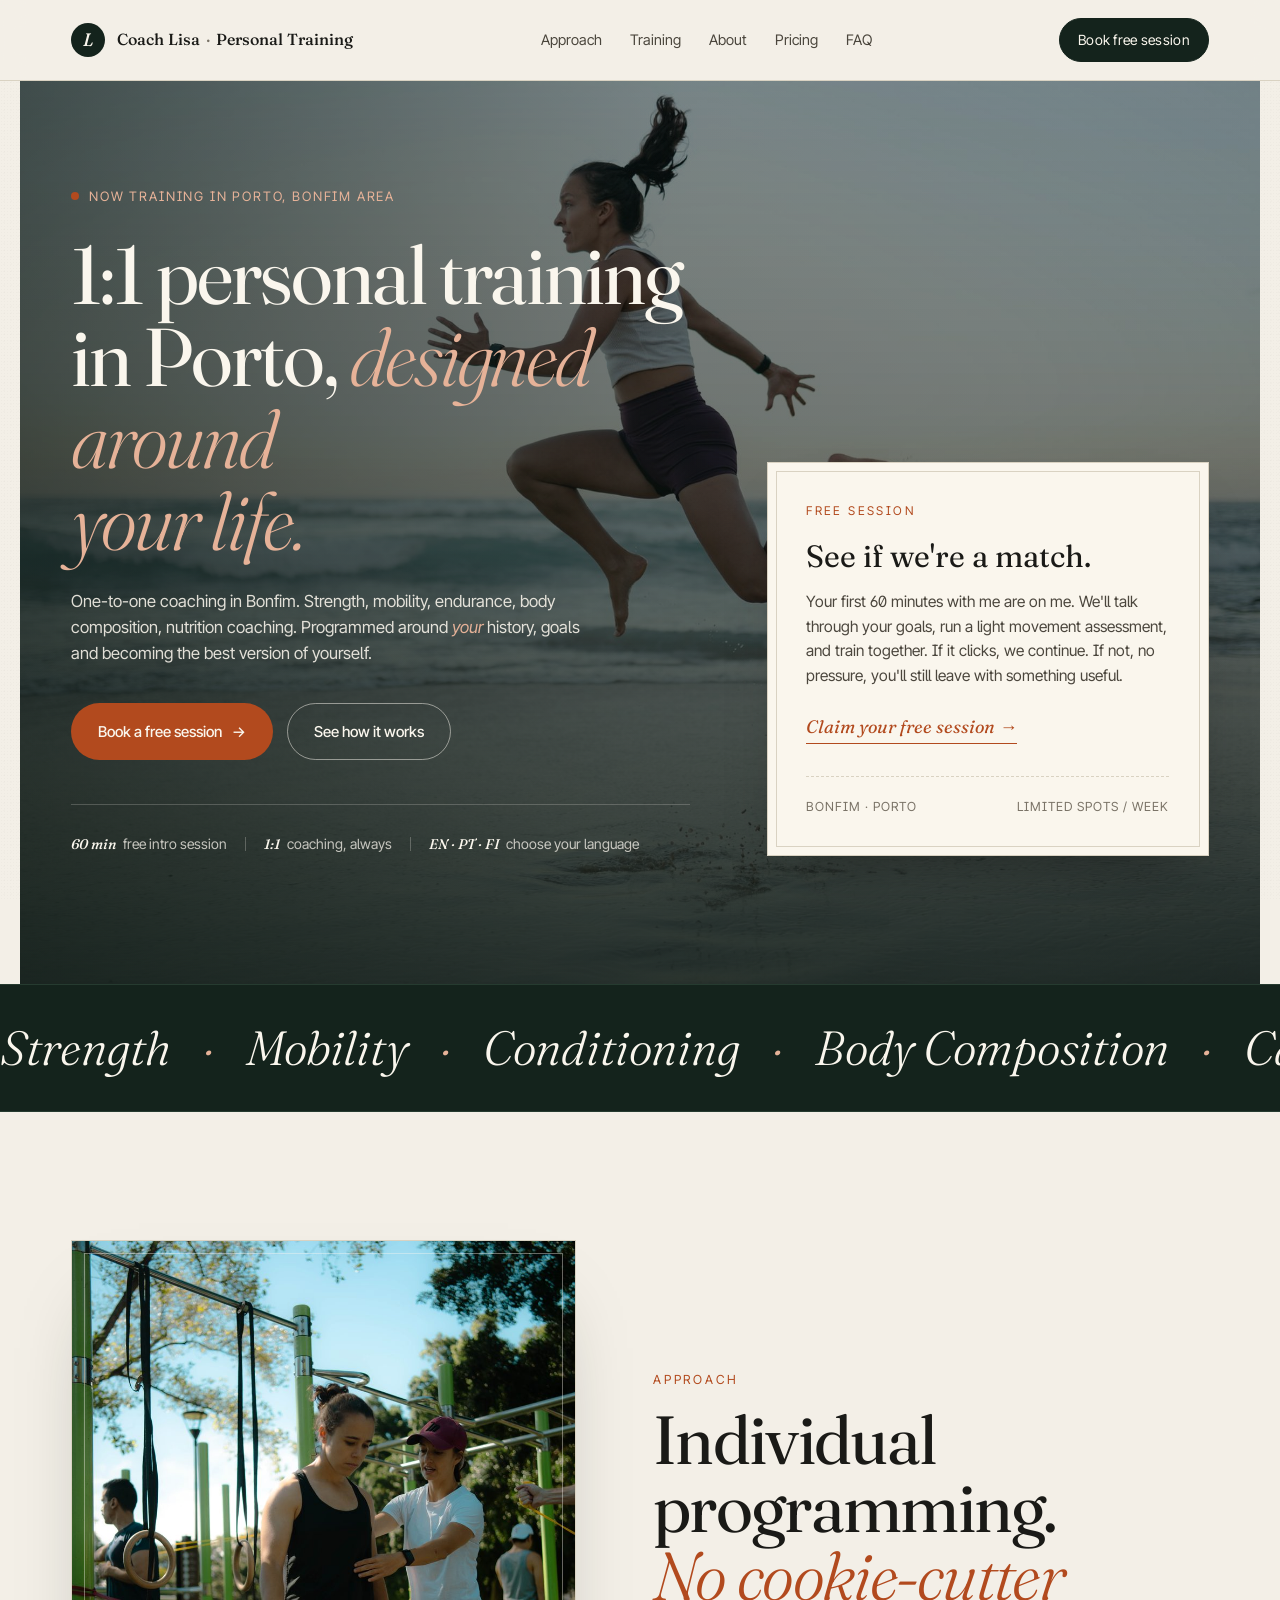
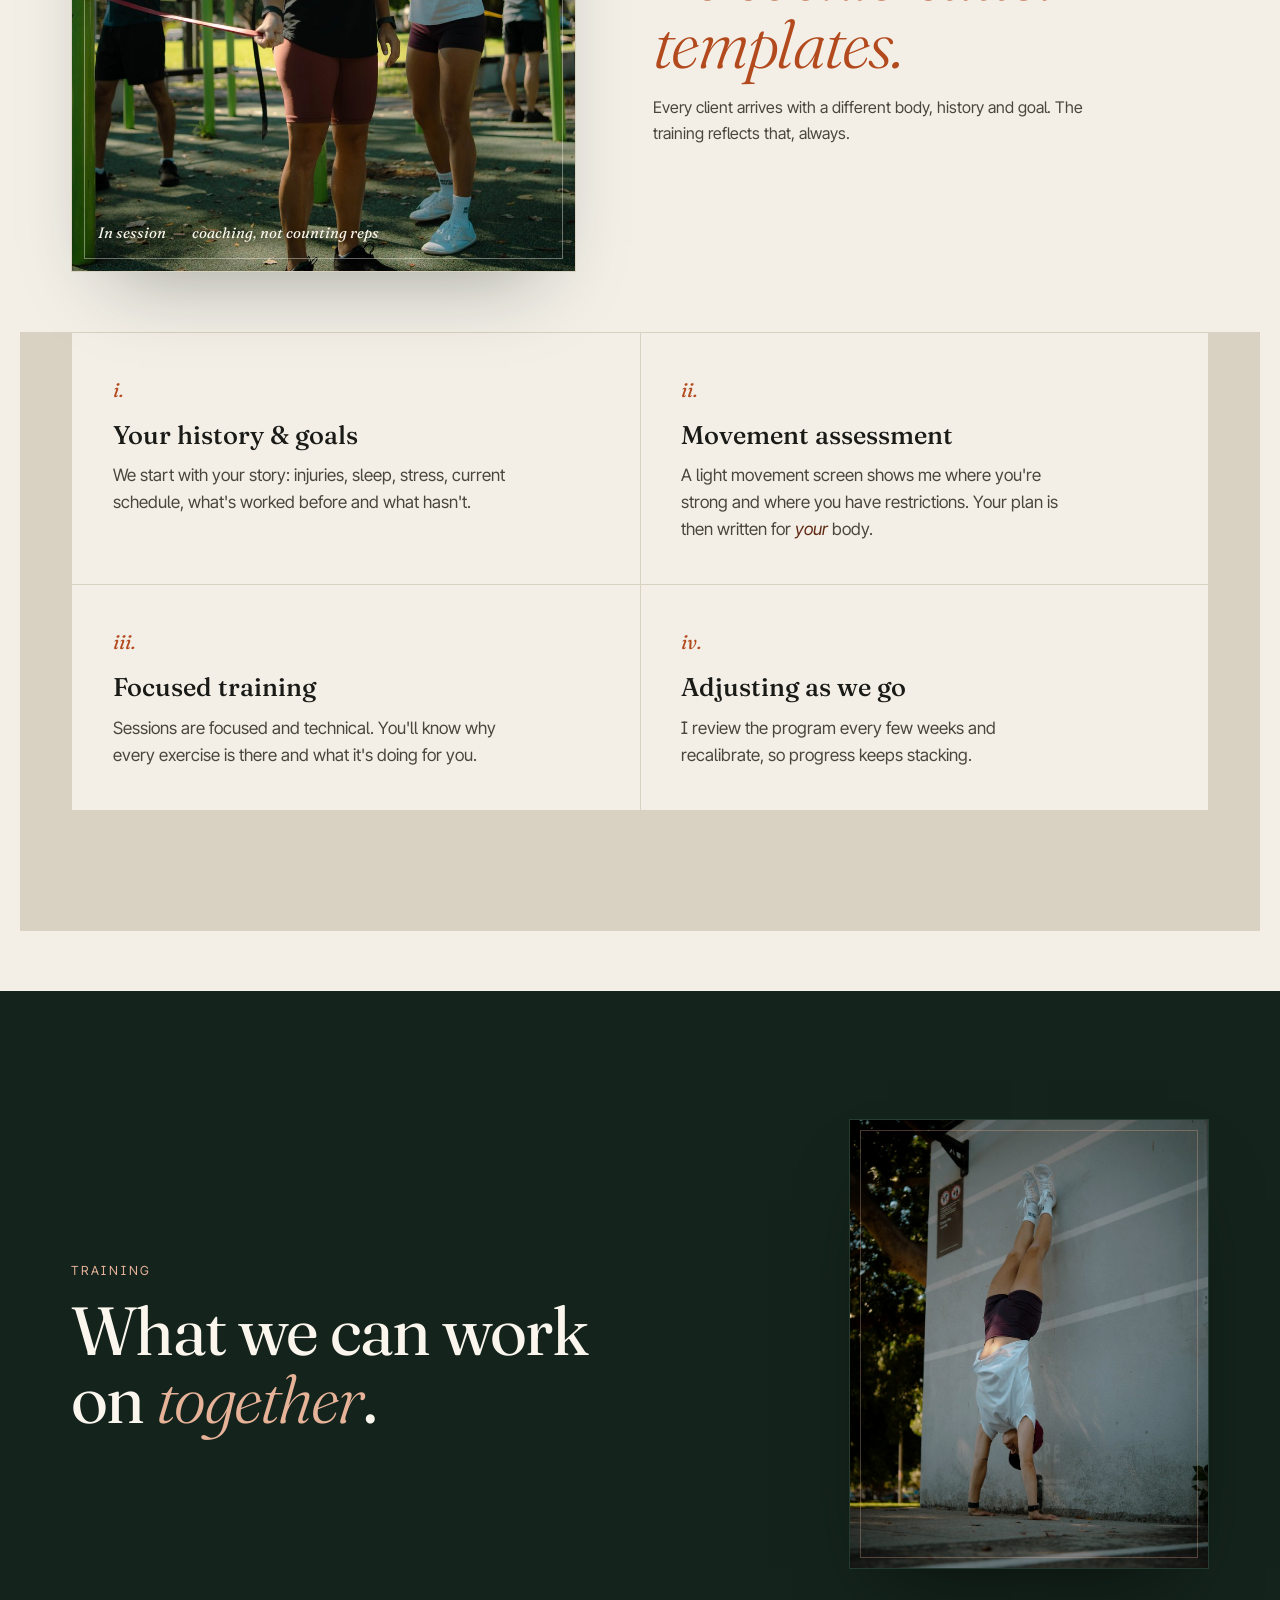
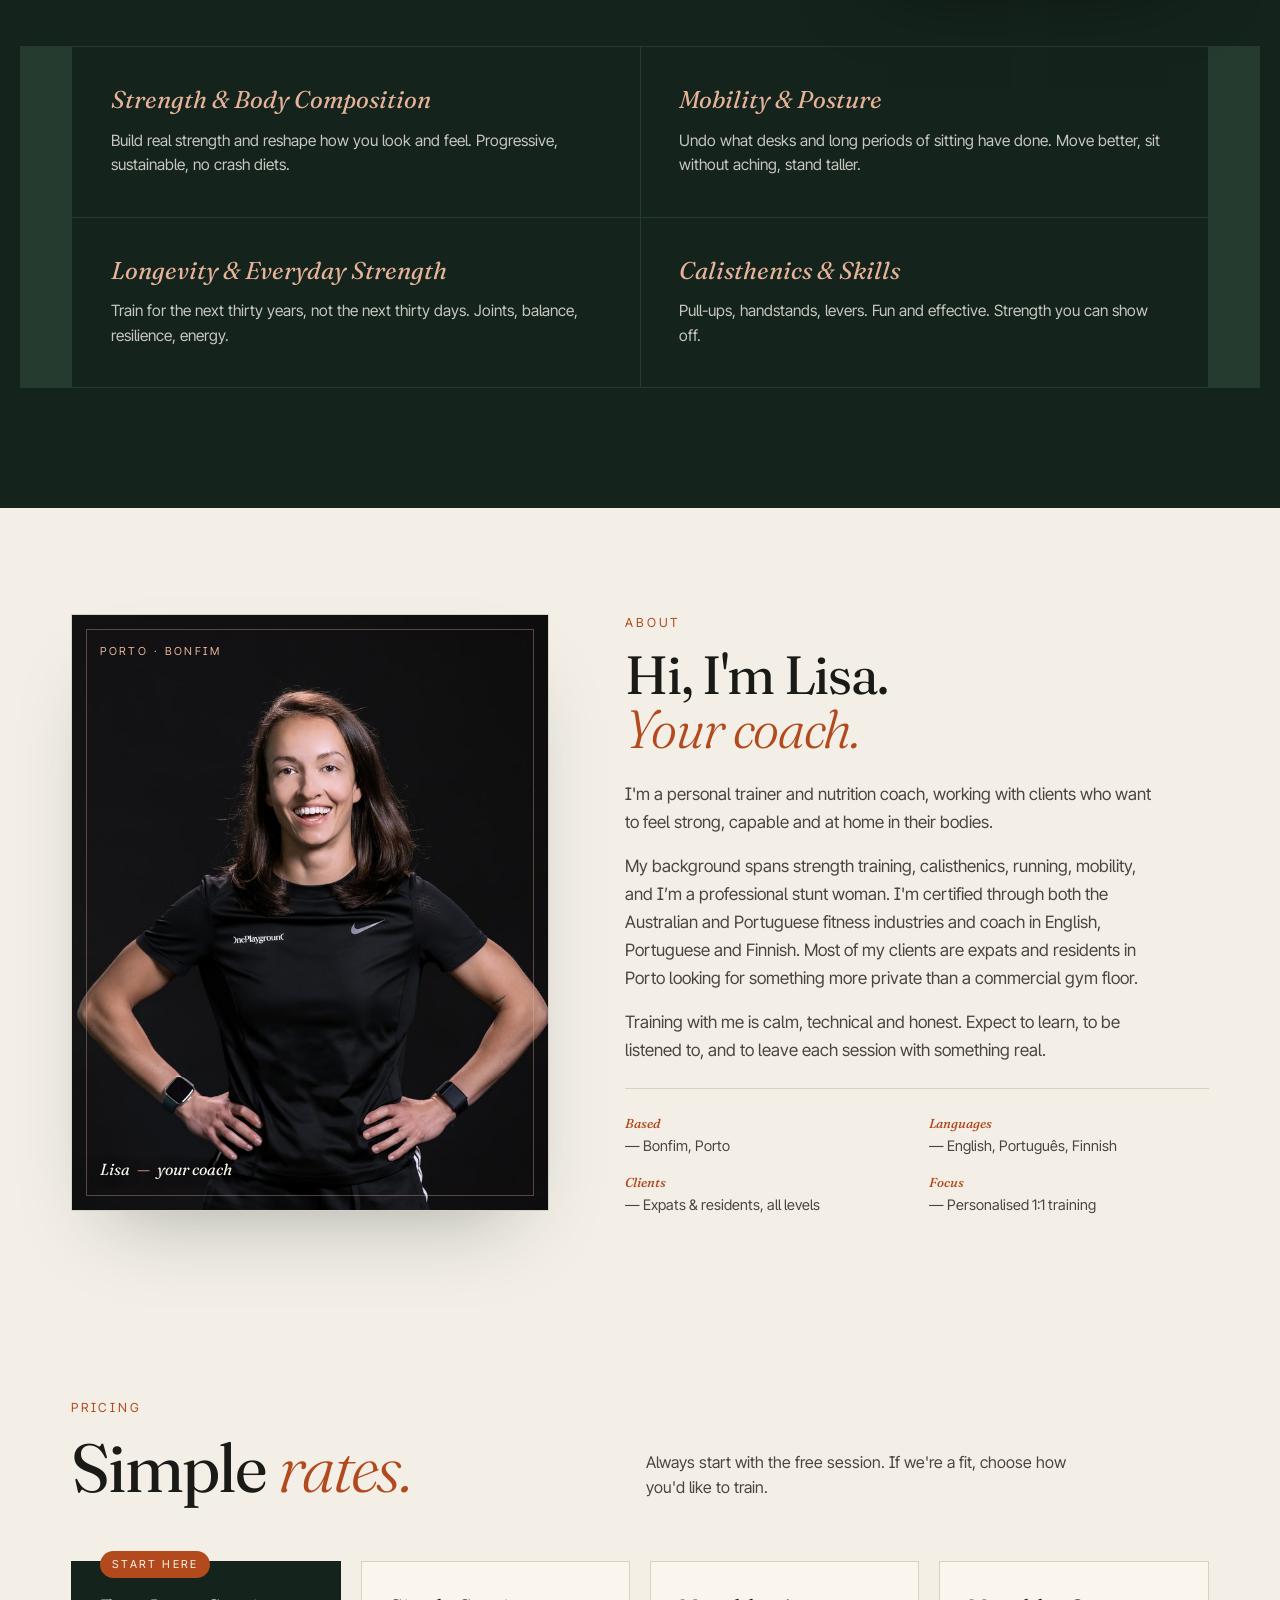
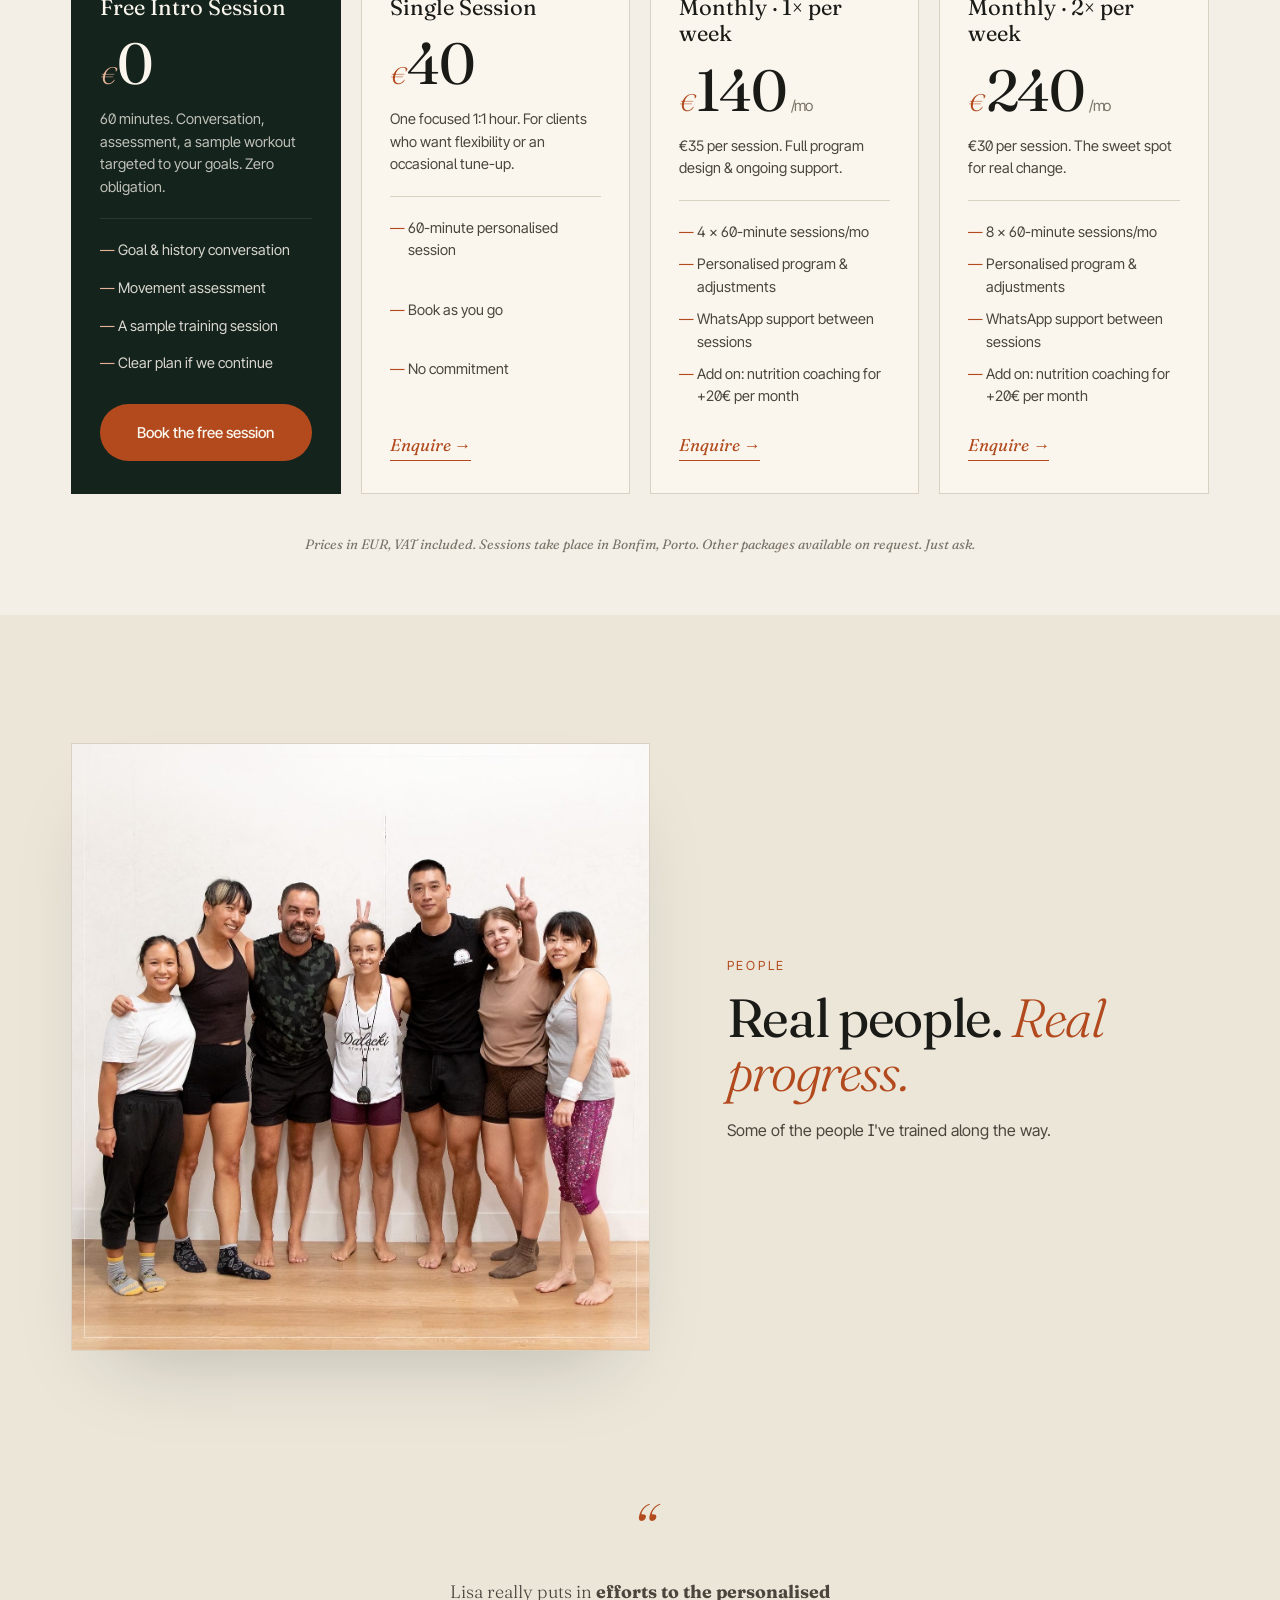
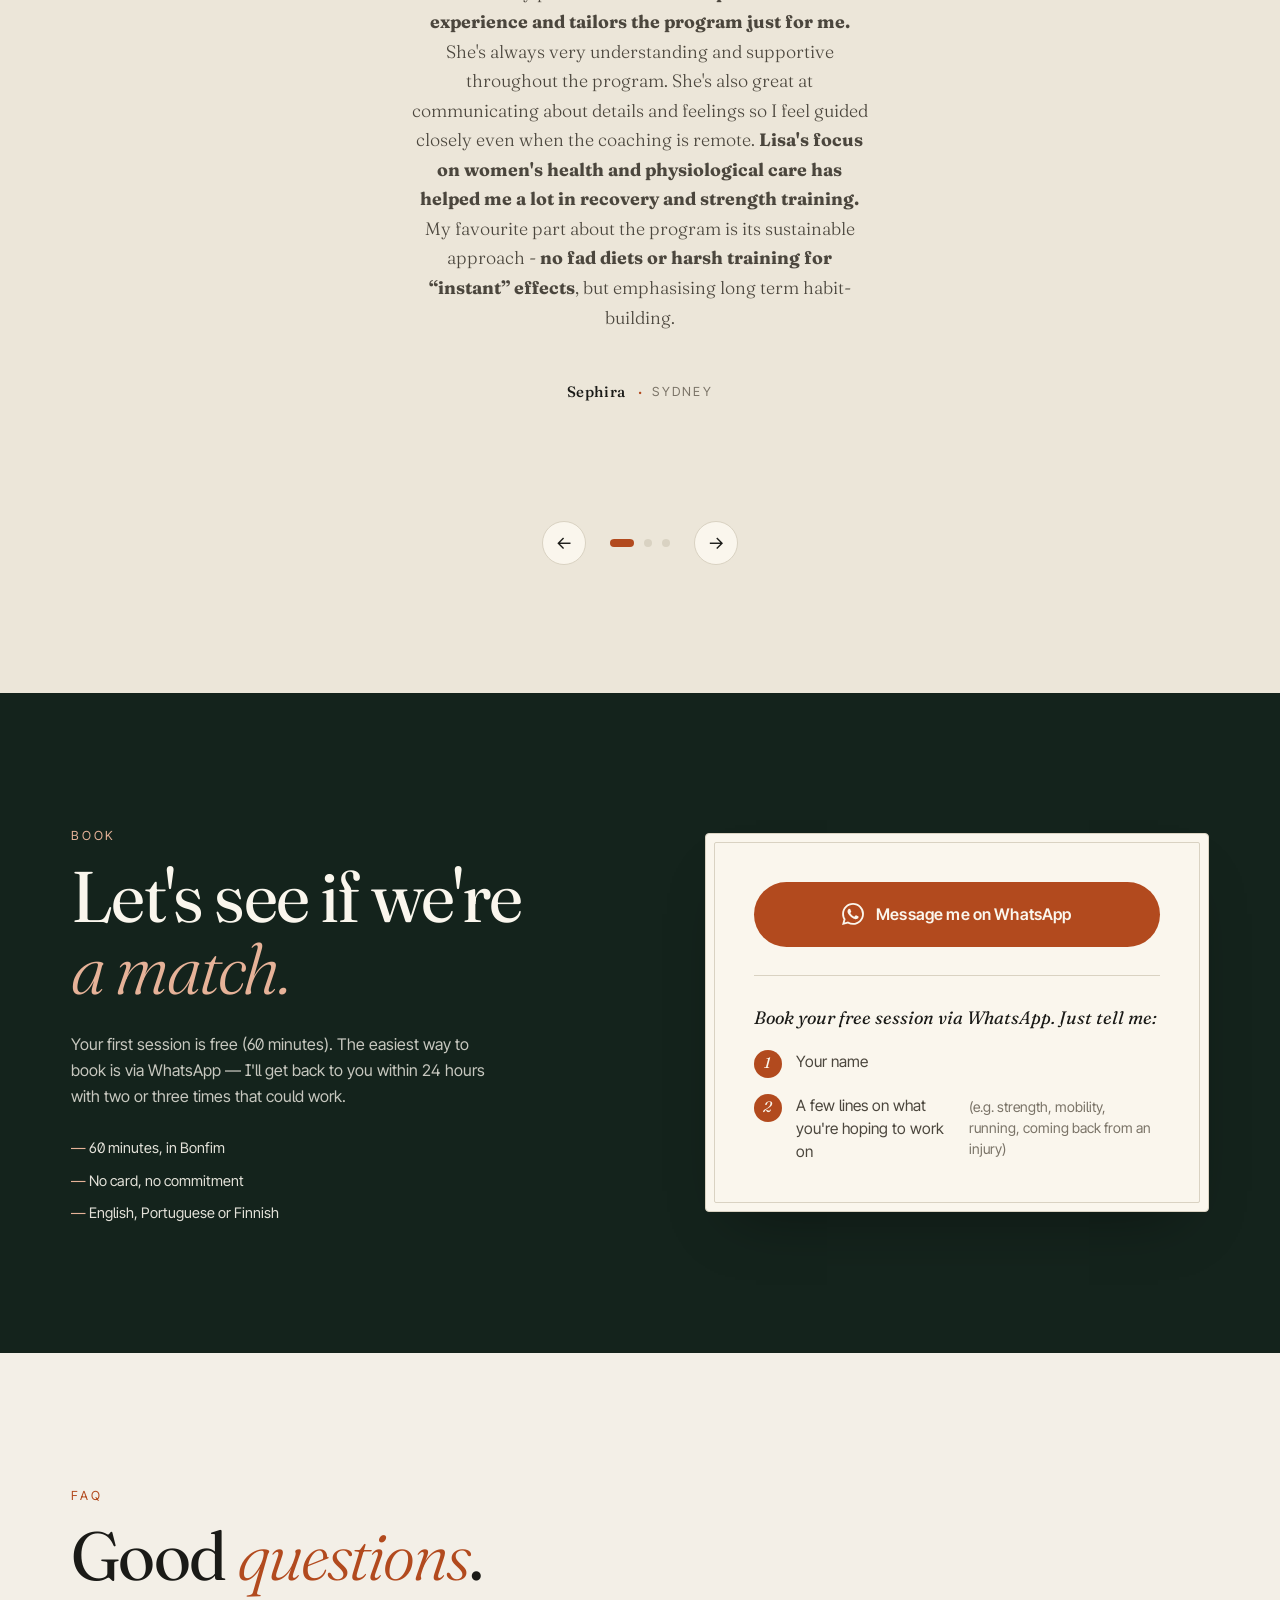
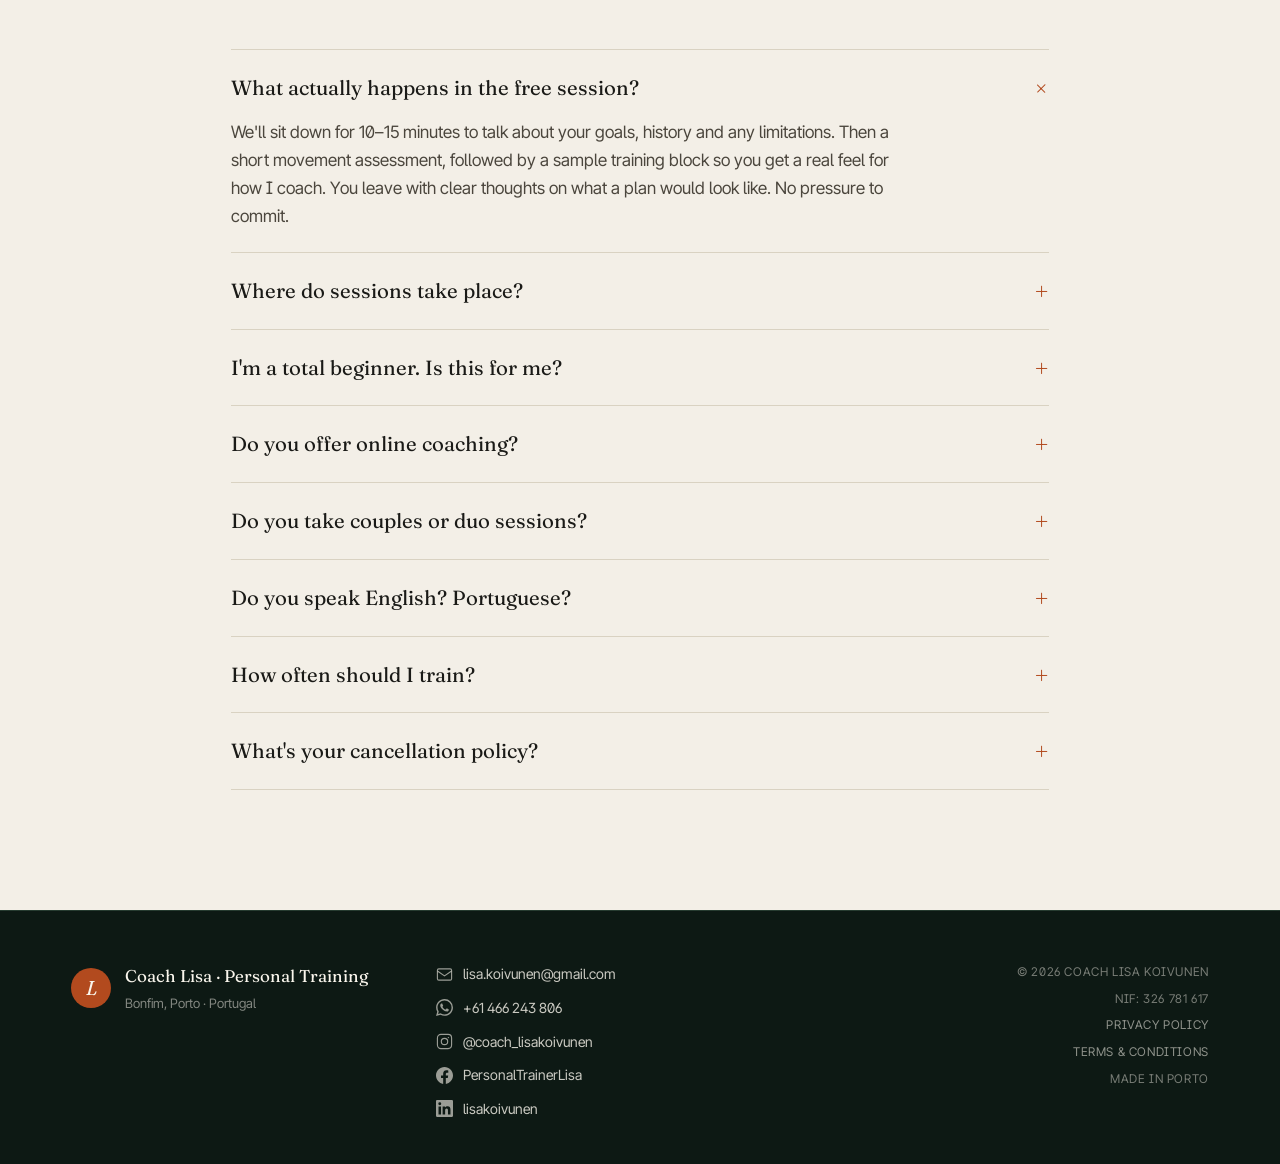
<file: index.html>
<!DOCTYPE html>
<html lang="en">
<head>
  <meta charset="UTF-8" />
  <meta name="viewport" content="width=device-width, initial-scale=1.0" />

  <!-- Primary meta -->
  <title>Coach Lisa — Personal Training in Porto, Bonfim</title>
  <meta name="description" content="1:1 personal training in Bonfim, Porto. Strength, mobility, conditioning — programmed around you. Book a free session to see if we're a match." />
  <meta name="keywords" content="personal trainer Porto, personal training Bonfim, 1:1 coaching Porto, strength training Porto, expat personal trainer Portugal, online coaching" />
  <meta name="author" content="Coach Lisa" />
  <meta name="robots" content="index, follow" />

  <!-- Canonical (update to your real domain once live) -->
  <link rel="canonical" href="https://www.coachlisa.pt/" />

  <!-- Open Graph / Facebook / WhatsApp -->
  <meta property="og:type" content="website" />
  <meta property="og:site_name" content="Coach Lisa · Personal Training" />
  <meta property="og:title" content="Coach Lisa — Personal Training in Porto, Bonfim" />
  <meta property="og:description" content="1:1 personal training in Bonfim, Porto. Strength, mobility, conditioning — programmed around you. Book a free session to see if we're a match." />
  <meta property="og:url" content="https://www.coachlisa.pt/" />
  <meta property="og:image" content="https://www.coachlisa.pt/lisa-beach.jpeg" />
  <meta property="og:image:width" content="1920" />
  <meta property="og:image:height" content="1280" />
  <meta property="og:image:alt" content="Coach Lisa, personal trainer in Porto" />
  <meta property="og:locale" content="en_GB" />

  <!-- Twitter / X -->
  <meta name="twitter:card" content="summary_large_image" />
  <meta name="twitter:title" content="Coach Lisa — Personal Training in Porto, Bonfim" />
  <meta name="twitter:description" content="1:1 personal training in Bonfim, Porto. Book a free session to see if we're a match." />
  <meta name="twitter:image" content="https://www.coachlisa.pt/lisa-beach.jpeg" />

  <!-- Theme colour (mobile browser chrome) -->
  <meta name="theme-color" content="#14231c" />

  <!-- Favicons -->
  <link rel="icon" href="favicon.ico" sizes="any" />
  <link rel="icon" type="image/png" sizes="32x32" href="favicon-32x32.png" />
  <link rel="icon" type="image/png" sizes="16x16" href="favicon-16x16.png" />
  <link rel="apple-touch-icon" sizes="180x180" href="apple-touch-icon.png" />

  <!-- Fonts -->
  <link rel="preconnect" href="https://fonts.googleapis.com">
  <link rel="preconnect" href="https://fonts.gstatic.com" crossorigin>
  <link href="https://fonts.googleapis.com/css2?family=Fraunces:ital,opsz,wght@0,9..144,300;0,9..144,400;0,9..144,500;0,9..144,600;0,9..144,700;1,9..144,400&family=Inter+Tight:wght@300;400;500;600&display=swap" rel="stylesheet">

  <!-- Styles -->
  <link rel="stylesheet" href="styles.css?v=9" />

  <!-- Structured data for Google (local business) -->
  <script type="application/ld+json">
  {
    "@context": "https://schema.org",
    "@type": "HealthAndBeautyBusiness",
    "name": "Coach Lisa · Personal Training",
    "description": "1:1 personal training in Bonfim, Porto. Strength, mobility, conditioning and calisthenics, programmed around you.",
    "image": "https://www.coachlisa.pt/lisa-beach.jpeg",
    "url": "https://www.coachlisa.pt/",
    "telephone": "+61466243806",
    "email": "lisa.koivunen@gmail.com",
    "address": {
      "@type": "PostalAddress",
      "addressLocality": "Bonfim, Porto",
      "addressCountry": "PT"
    },
    "areaServed": "Porto",
    "knowsLanguage": ["en", "pt", "fi"],
    "sameAs": [
      "https://instagram.com/coach_lisakoivunen",
      "https://www.facebook.com/PersonalTrainerLisa",
      "https://linkedin.com/in/lisakoivunen"
    ]
  }
  </script>
</head>
<body>

  <!-- NAV -->
  <header class="nav">
    <div class="nav__inner">
      <a href="#top" class="nav__brand">
        <span class="nav__brand-mark">L</span>
        <span class="nav__brand-name">Coach Lisa <em>·</em> Personal Training</span>
      </a>
      <nav class="nav__links" aria-label="Primary">
        <a href="#approach">Approach</a>
        <a href="#training">Training</a>
        <a href="#about">About</a>
        <a href="#pricing">Pricing</a>
        <a href="#faq">FAQ</a>
      </nav>
      <a href="#book" class="nav__cta">Book free session</a>
    </div>
  </header>

  <!-- HERO with full-bleed image -->
  <section class="hero" id="top">
    <div class="hero__media" aria-hidden="true">
      <img src="lisa-beach.jpeg" alt="" class="hero__img" />
      <div class="hero__media-overlay"></div>
    </div>

    <div class="hero__content">
      <div class="hero__eyebrow">
        <span class="dot"></span> Now training in Porto, Bonfim area
      </div>

      <h1 class="hero__title">
        1:1 personal training<br>
        in Porto, <em>designed around<br>
        your life.</em>
      </h1>

      <p class="hero__lede">
        One-to-one coaching in Bonfim. Strength, mobility, endurance,
        body composition, nutrition coaching. Programmed around <em>your</em> history, 
        goals and becoming the best version of yourself.
      </p>

      <div class="hero__cta-row">
        <a href="#book" class="btn btn--primary">
          Book a free session
          <span class="btn__arrow" aria-hidden="true">→</span>
        </a>
        <a href="#approach" class="btn btn--ghost-light">See how it works</a>
      </div>

      <div class="hero__proof">
        <span class="hero__proof-item"><strong>60 min</strong> free intro session</span>
        <span class="hero__proof-divider" aria-hidden="true"></span>
        <span class="hero__proof-item"><strong>1:1</strong> coaching, always</span>
        <span class="hero__proof-divider" aria-hidden="true"></span>
        <span class="hero__proof-item"><strong>EN · PT · FI</strong> choose your language</span>
      </div>
    </div>

    <aside class="hero__card" aria-label="Free session offer">
      <div class="hero__card-label">Free Session</div>
      <h2 class="hero__card-title">See if we're a match.</h2>
      <p class="hero__card-text">
        Your first 60 minutes with me are on me. We'll talk through your goals,
        run a light movement assessment, and train together. If it clicks, we continue.
        If not, no pressure, you'll still leave with something useful.
      </p>
      <a href="#book" class="hero__card-cta">Claim your free session →</a>
      <div class="hero__card-foot">
        <span>Bonfim · Porto</span>
        <span>Limited spots / week</span>
      </div>
    </aside>
  </section>

  <!-- MARQUEE -->
  <div class="marquee" aria-hidden="true">
    <div class="marquee__track">
      <span>Strength</span><span>·</span>
      <span>Mobility</span><span>·</span>
      <span>Conditioning</span><span>·</span>
      <span>Body Composition</span><span>·</span>
      <span>Calisthenics</span><span>·</span>
      <span>Posture</span><span>·</span>
      <span>Longevity</span><span>·</span>
      <span>Strength</span><span>·</span>
      <span>Mobility</span><span>·</span>
      <span>Conditioning</span><span>·</span>
      <span>Body Composition</span><span>·</span>
      <span>Calisthenics</span><span>·</span>
      <span>Posture</span><span>·</span>
      <span>Longevity</span><span>·</span>
    </div>
  </div>

  <!-- APPROACH (with coaching image) -->
  <section class="approach" id="approach">
    <div class="approach__inner">
      <div class="approach__image">
        <figure class="approach__frame">
          <img src="lisa-coaching.jpeg" alt="Lisa coaching a client through a banded exercise" />
          <figcaption class="approach__frame-cap">In session <em>—</em> coaching, not counting reps</figcaption>
        </figure>
      </div>

      <div class="approach__text">
        <span class="section__kicker">Approach</span>
        <h2 class="section__title">Individual programming.<br><em>No cookie-cutter templates.</em></h2>
        <p class="section__lede">
          Every client arrives with a different body, history and goal.
          The training reflects that, always.
        </p>
      </div>
    </div>

    <div class="approach__grid">
      <article class="approach__card">
        <div class="approach__num">i.</div>
        <h3>Your history &amp; goals</h3>
        <p>We start with your story: injuries, sleep, stress, current schedule, what's worked before and what hasn't.</p>
      </article>
      <article class="approach__card">
        <div class="approach__num">ii.</div>
        <h3>Movement assessment</h3>
        <p>A light movement screen shows me where you're strong and where you have restrictions. Your plan is then written for <em>your</em> body.</p>
      </article>
      <article class="approach__card">
        <div class="approach__num">iii.</div>
        <h3>Focused training</h3>
        <p>Sessions are focused and technical. You'll know why every exercise is there and what it's doing for you.</p>
      </article>
      <article class="approach__card">
        <div class="approach__num">iv.</div>
        <h3>Adjusting as we go</h3>
        <p>I review the program every few weeks and recalibrate, so progress keeps stacking.</p>
      </article>
    </div>
  </section>

  <!-- TRAINING (with handstand image) -->
  <section class="training" id="training">
    <div class="training__head">
      <div class="training__head-text">
        <span class="section__kicker section__kicker--light">Training</span>
        <h2 class="section__title">What we can work on <em>together</em>.</h2>
      </div>
      <figure class="training__image">
        <img src="lisa-handstand.jpeg" alt="Lisa holding a handstand against a wall" />
      </figure>
    </div>

    <div class="training__grid">
      <div class="training__item">
        <h3>Strength &amp; Body Composition</h3>
        <p>Build real strength and reshape how you look and feel. Progressive, sustainable, no crash diets.</p>
      </div>
      <div class="training__item">
        <h3>Mobility &amp; Posture</h3>
        <p>Undo what desks and long periods of sitting have done. Move better, sit without aching, stand taller.</p>
      </div>
      <div class="training__item">
        <h3>Longevity &amp; Everyday Strength</h3>
        <p>Train for the next thirty years, not the next thirty days. Joints, balance, resilience, energy.</p>
      </div>
      <div class="training__item">
        <h3>Calisthenics &amp; Skills</h3>
        <p>Pull-ups, handstands, levers. Fun and effective. Strength you can show off.</p>
      </div>
    </div>
  </section>

  <!-- ABOUT (with studio portrait) -->
  <section class="about" id="about">
    <div class="about__inner">
      <div class="about__media">
        <figure class="about__media-frame">
          <span class="about__media-label">Porto · Bonfim</span>
          <img src="lisa-portrait.jpeg" alt="Lisa, personal trainer in Bonfim, Porto" class="about__media-img" />
          <figcaption class="about__media-caption">Lisa <em>—</em> your coach</figcaption>
        </figure>
      </div>

      <div class="about__content">
        <span class="section__kicker">About</span>
        <h2 class="section__title section__title--tight">
          Hi, I'm Lisa.<br>
          <em>Your coach.</em>
        </h2>
        <p>
          I'm a personal trainer and nutrition coach, working with 
          clients who want to feel strong, capable and at home in their bodies.
        </p>
        <p>
          My background spans strength training, calisthenics, running, mobility, and I’m a professional stunt woman.
          I'm certified through both the Australian and Portuguese fitness industries
          and coach in English, Portuguese and Finnish. Most of my clients are expats
          and residents in Porto looking for something more private than a
          commercial gym floor.
        </p>
        <p>
          Training with me is calm, technical and honest. Expect to learn, 
          to be listened to, and to leave each session with something real.
        </p>
        <ul class="about__facts">
          <li><strong>Based</strong> — Bonfim, Porto</li>
          <li><strong>Languages</strong> — English, Português, Finnish</li>
          <li><strong>Clients</strong> — Expats &amp; residents, all levels</li>
          <li><strong>Focus</strong> — Personalised 1:1 training</li>
        </ul>
      </div>
    </div>
  </section>

  <!-- PRICING -->
  <section class="pricing" id="pricing">
    <div class="section__head">
      <div>
        <span class="section__kicker">Pricing</span>
        <h2 class="section__title">Simple <em>rates.</em></h2>
      </div>
      <p class="section__lede">
        Always start with the free session. If we're a fit, choose how you'd like to train.
      </p>
    </div>

    <div class="pricing__grid">
      <article class="price-card price-card--feature">
        <div class="price-card__tag">Start here</div>
        <h3 class="price-card__name">Free Intro Session</h3>
        <div class="price-card__price"><span>€</span>0</div>
        <p class="price-card__blurb">60 minutes. Conversation, assessment, a sample workout targeted to your goals. Zero obligation.</p>
        <ul class="price-card__list">
          <li>Goal &amp; history conversation</li>
          <li>Movement assessment</li>
          <li>A sample training session</li>
          <li>Clear plan if we continue</li>
        </ul>
        <a href="#book" class="btn btn--primary btn--full">Book the free session</a>
      </article>

      <article class="price-card">
        <h3 class="price-card__name">Single Session</h3>
        <div class="price-card__price"><span>€</span>40</div>
        <p class="price-card__blurb">One focused 1:1 hour. For clients who want flexibility or an occasional tune-up.</p>
        <ul class="price-card__list">
          <li>60-minute personalised session</li>
          <li>Book as you go</li>
          <li>No commitment</li>
        </ul>
        <a href="#book" class="price-card__cta">Enquire →</a>
      </article>

      <article class="price-card">
        <h3 class="price-card__name">Monthly · 1× per week</h3>
        <div class="price-card__price"><span>€</span>140<small>/mo</small></div>
        <p class="price-card__blurb">€35 per session. Full program design &amp; ongoing support.</p>
        <ul class="price-card__list">
          <li>4 × 60-minute sessions/mo</li>
          <li>Personalised program &amp; adjustments</li>
          <li>WhatsApp support between sessions</li>
          <li>Add on: nutrition coaching for +20€ per month</li>
        </ul>
        <a href="#book" class="price-card__cta">Enquire →</a>
      </article>

      <article class="price-card">
        <h3 class="price-card__name">Monthly · 2× per week</h3>
        <div class="price-card__price"><span>€</span>240<small>/mo</small></div>
        <p class="price-card__blurb">€30 per session. The sweet spot for real change.</p>
        <ul class="price-card__list">
          <li>8 × 60-minute sessions/mo</li>
          <li>Personalised program &amp; adjustments</li>
          <li>WhatsApp support between sessions</li>
          <li>Add on: nutrition coaching for +20€ per month</li>
        </ul>
        <a href="#book" class="price-card__cta">Enquire →</a>
      </article>
    </div>

    <p class="pricing__note">
      Prices in EUR, VAT included. Sessions take place in Bonfim, Porto.
      Other packages available on request. Just ask.
    </p>
  </section>

  <!-- COMMUNITY / SOCIAL PROOF -->
  <section class="community">
    <div class="community__inner">
      <figure class="community__image">
        <img src="community.jpeg" alt="Lisa with a group of training clients and friends" />
      </figure>
      <div class="community__text">
        <span class="section__kicker">People</span>
        <h2 class="section__title section__title--tight">
          Real people. <em>Real progress.</em>
        </h2>
        <p>
          Some of the people I've trained along the way.
        </p>
      </div>
    </div>

    <div class="testimonials" aria-label="Client testimonials">
      <div class="testimonials__track" id="testimonialsTrack">

        <blockquote class="testimonial" data-index="0">
          <span class="testimonial__mark" aria-hidden="true">&ldquo;</span>
          <p class="testimonial__text">
            Lisa really puts in <strong>efforts to the personalised experience and tailors the program
            just for me. </strong>She's always very understanding and supportive throughout the program.
            She's also great at communicating about details and feelings so I feel guided closely
            even when the coaching is remote. <strong>Lisa's focus on women's health and physiological care
            has helped me a lot in recovery and strength training.</strong> My favourite part about the program
            is its sustainable approach - <strong>no fad diets or harsh training for &ldquo;instant&rdquo; effects</strong>,
            but emphasising long term habit-building.
          </p>
          <footer class="testimonial__author">
            <span class="testimonial__name">Sephira</span>
            <span class="testimonial__loc">Sydney</span>
          </footer>
        </blockquote>

        <blockquote class="testimonial" data-index="1">
          <span class="testimonial__mark" aria-hidden="true">&ldquo;</span>
          <p class="testimonial__text">
            I've been training with Lisa for several months, and it's been great. She's <strong>super kind
            and brings a sense of humour to every session, making workouts genuinely enjoyable.</strong>
            What I especially appreciate is her ability to adapt to my needs &mdash; <strong>whether my energy is low
            or I'm on my period, she adjusts the workout thoughtfully</strong> &mdash; while still gently pushing me
            beyond my comfort zone. Training with Lisa is challenging, empowering, and truly fun.
            I highly recommend her.
          </p>
          <footer class="testimonial__author">
            <span class="testimonial__name">Janina</span>
            <span class="testimonial__loc">Porto</span>
          </footer>
        </blockquote>

        <blockquote class="testimonial" data-index="2">
          <span class="testimonial__mark" aria-hidden="true">&ldquo;</span>
          <p class="testimonial__text">
            I'm a busy working mum, who sits at my desk all day and then pours all my energy
            into the needs of my daughter. There is little to no time to prioritise myself and movement.
            <strong>Lisa has made it so easy for me to navigate how to build strength in as little as 30 minutes
            a day (during my lunch break)</strong>. The exercises are super clear, consistent and I already feel
            my body getting stronger. <strong>Since working with Lisa, my mood has shifted to be more uplifted
            and happy. I'm also more motivated to eat well and even move more outside our sessions.</strong>
            I've never been a gym goer and Lisa completely breaks down all of the exercises, which makes
            me feel at ease and confident.
          </p>
          <footer class="testimonial__author">
            <span class="testimonial__name">Jade</span>
            <span class="testimonial__loc">Porto</span>
          </footer>
        </blockquote>

      </div>

      <div class="testimonials__controls">
        <button class="testimonials__btn testimonials__btn--prev" id="testimonialsPrev" aria-label="Previous testimonial">
          <span aria-hidden="true">←</span>
        </button>
        <div class="testimonials__dots" id="testimonialsDots" role="tablist">
          <button class="testimonials__dot is-active" data-slide="0" aria-label="Testimonial 1"></button>
          <button class="testimonials__dot" data-slide="1" aria-label="Testimonial 2"></button>
          <button class="testimonials__dot" data-slide="2" aria-label="Testimonial 3"></button>
        </div>
        <button class="testimonials__btn testimonials__btn--next" id="testimonialsNext" aria-label="Next testimonial">
          <span aria-hidden="true">→</span>
        </button>
      </div>
    </div>
  </section>

  <!-- BOOK / CONTACT -->
  <section class="book" id="book">
    <div class="book__inner book__inner--single">
      <div class="book__text">
        <span class="section__kicker section__kicker--light">Book</span>
        <h2 class="book__title">
          Let's see if we're<br>
          <em>a match.</em>
        </h2>
        <p class="book__lede">
          Your first session is free (60 minutes). The easiest way to book is via WhatsApp —
          I'll get back to you within 24 hours with two or three times that could work.
        </p>
        <ul class="book__points">
          <li>60 minutes, in Bonfim</li>
          <li>No card, no commitment</li>
          <li>English, Portuguese or Finnish</li>
        </ul>
      </div>

      <div class="book__panel">
        <a href="https://wa.me/61466243806" target="_blank" rel="noopener" class="book__wa-btn">
          <svg viewBox="0 0 24 24" fill="currentColor" aria-hidden="true">
            <path d="M17.472 14.382c-.297-.149-1.758-.867-2.03-.967-.273-.099-.471-.148-.67.15-.197.297-.767.966-.94 1.164-.173.199-.347.223-.644.075-.297-.15-1.255-.463-2.39-1.475-.883-.788-1.48-1.761-1.653-2.059-.173-.297-.018-.458.13-.606.134-.133.298-.347.446-.52.149-.174.198-.298.298-.497.099-.198.05-.371-.025-.52-.075-.149-.669-1.612-.916-2.207-.242-.579-.487-.5-.669-.51-.173-.008-.371-.01-.57-.01-.198 0-.52.074-.792.372-.272.297-1.04 1.016-1.04 2.479 0 1.462 1.065 2.875 1.213 3.074.149.198 2.096 3.2 5.077 4.487.709.306 1.262.489 1.694.625.712.227 1.36.195 1.871.118.571-.085 1.758-.719 2.006-1.413.248-.694.248-1.289.173-1.413-.074-.124-.272-.198-.57-.347m-5.421 7.403h-.004a9.87 9.87 0 01-5.031-1.378l-.361-.214-3.741.982.998-3.648-.235-.374a9.86 9.86 0 01-1.51-5.26c.001-5.45 4.436-9.884 9.888-9.884 2.64 0 5.122 1.03 6.988 2.898a9.825 9.825 0 012.893 6.994c-.003 5.45-4.437 9.884-9.885 9.884m8.413-18.297A11.815 11.815 0 0012.05 0C5.495 0 .16 5.335.157 11.892c0 2.096.547 4.142 1.588 5.945L.057 24l6.305-1.654a11.882 11.882 0 005.683 1.448h.005c6.554 0 11.89-5.335 11.893-11.893a11.821 11.821 0 00-3.48-8.413z"/>
          </svg>
          Message me on WhatsApp
        </a>
        <div class="book__steps">
          <p class="book__steps-intro">Book your free session via WhatsApp. Just tell me:</p>
          <ol class="book__steps-list">
            <li><span class="book__step-num">1</span> Your name</li>
            <li><span class="book__step-num">2</span> A few lines on what you're hoping to work on <span class="book__step-eg">(e.g. strength, mobility, running, coming back from an injury)</span></li>
          </ol>
        </div>
      </div>
    </div>
  </section>

  <!-- FAQ -->
  <section class="faq" id="faq">
    <div class="section__head">
      <div>
        <span class="section__kicker">FAQ</span>
        <h2 class="section__title">Good <em>questions</em>.</h2>
      </div>
    </div>

    <div class="faq__list">
      <details class="faq__item" open>
        <summary>What actually happens in the free session?</summary>
        <p>We'll sit down for 10–15 minutes to talk about your goals, history and any limitations. Then a short movement assessment, followed by a sample training block so you get a real feel for how I coach. You leave with clear thoughts on what a plan would look like. No pressure to commit.</p>
      </details>
      <details class="faq__item">
        <summary>Where do sessions take place?</summary>
        <p>At a Personal Training studio with weight equipment in Bonfim/Campanhã, in Porto. Exact address and location details are shared once your free session is booked.</p>
      </details>
      <details class="faq__item">
        <summary>I'm a total beginner. Is this for me?</summary>
        <p>Yes. Many of my clients haven't trained seriously before, or are coming back after years away. Personal training is arguably <em>more</em> useful when you're starting. We get the foundations right so nothing hurts later.</p>
      </details>
      <details class="faq__item">
        <summary>Do you offer online coaching?</summary>
        <p>Yes. I can build you a personalised program delivered through my coaching app, or run live sessions over Zoom. Prices are adjusted accordingly. <a href="#book">Message me</a> for details.</p>
      </details>
      <details class="faq__item">
        <summary>Do you take couples or duo sessions?</summary>
        <p>Yes. Training with a partner or friend can be a great way to stay consistent and accountable. Duo sessions are programmed and priced per pair. Get in touch for current rates.</p>
      </details>
      <details class="faq__item">
        <summary>Do you speak English? Portuguese?</summary>
        <p>Both. Sessions can be in either English, Portuguese or Finnish.</p>
      </details>
      <details class="faq__item">
        <summary>How often should I train?</summary>
        <p>Most clients benefit most from 2 sessions per week. We'll decide together based on your goals, schedule, budget and what your body can recover from.</p>
      </details>
      <details class="faq__item">
        <summary>What's your cancellation policy?</summary>
        <p>Cancellations or reschedules with at least 24 hours' notice are free. Later than that, the session is charged.</p>
      </details>
    </div>
  </section>
  
  <!-- FOOTER -->
  <footer class="foot">
    <div class="foot__inner">

      <div class="foot__brand">
        <div class="foot__mark">L</div>
        <div>
          <div class="foot__name">Coach Lisa · Personal Training</div>
          <div class="foot__loc">Bonfim, Porto · Portugal</div>
        </div>
      </div>

      <div class="foot__contact">
        <a href="mailto:lisa.koivunen@gmail.com" class="foot__link">
          <svg class="foot__icon" viewBox="0 0 24 24" fill="none" stroke="currentColor" stroke-width="1.6" aria-hidden="true"><rect x="2" y="4" width="20" height="16" rx="2"/><path d="m2 7 10 7 10-7"/></svg>
          lisa.koivunen@gmail.com
        </a>
        <a href="https://wa.me/61466243806" target="_blank" rel="noopener" class="foot__link">
          <svg class="foot__icon" viewBox="0 0 24 24" fill="currentColor" aria-hidden="true"><path d="M17.472 14.382c-.297-.149-1.758-.867-2.03-.967-.273-.099-.471-.148-.67.15-.197.297-.767.966-.94 1.164-.173.199-.347.223-.644.075-.297-.15-1.255-.463-2.39-1.475-.883-.788-1.48-1.761-1.653-2.059-.173-.297-.018-.458.13-.606.134-.133.298-.347.446-.52.149-.174.198-.298.298-.497.099-.198.05-.371-.025-.52-.075-.149-.669-1.612-.916-2.207-.242-.579-.487-.5-.669-.51-.173-.008-.371-.01-.57-.01-.198 0-.52.074-.792.372-.272.297-1.04 1.016-1.04 2.479 0 1.462 1.065 2.875 1.213 3.074.149.198 2.096 3.2 5.077 4.487.709.306 1.262.489 1.694.625.712.227 1.36.195 1.871.118.571-.085 1.758-.719 2.006-1.413.248-.694.248-1.289.173-1.413-.074-.124-.272-.198-.57-.347m-5.421 7.403h-.004a9.87 9.87 0 01-5.031-1.378l-.361-.214-3.741.982.998-3.648-.235-.374a9.86 9.86 0 01-1.51-5.26c.001-5.45 4.436-9.884 9.888-9.884 2.64 0 5.122 1.03 6.988 2.898a9.825 9.825 0 012.893 6.994c-.003 5.45-4.437 9.884-9.885 9.884m8.413-18.297A11.815 11.815 0 0012.05 0C5.495 0 .16 5.335.157 11.892c0 2.096.547 4.142 1.588 5.945L.057 24l6.305-1.654a11.882 11.882 0 005.683 1.448h.005c6.554 0 11.89-5.335 11.893-11.893a11.821 11.821 0 00-3.48-8.413z"/></svg>
          +61 466 243 806
        </a>
        <a href="https://instagram.com/coach_lisakoivunen" target="_blank" rel="noopener" class="foot__link">
          <svg class="foot__icon" viewBox="0 0 24 24" fill="none" stroke="currentColor" stroke-width="1.6" aria-hidden="true"><rect x="2" y="2" width="20" height="20" rx="5"/><circle cx="12" cy="12" r="4.5"/><circle cx="17.5" cy="6.5" r="1" fill="currentColor" stroke="none"/></svg>
          @coach_lisakoivunen
        </a>
        <a href="https://www.facebook.com/PersonalTrainerLisa" target="_blank" rel="noopener" class="foot__link">
          <svg class="foot__icon" viewBox="0 0 24 24" fill="currentColor" aria-hidden="true"><path d="M24 12.073c0-6.627-5.373-12-12-12s-12 5.373-12 12c0 5.99 4.388 10.954 10.125 11.854v-8.385H7.078v-3.47h3.047V9.43c0-3.007 1.792-4.669 4.533-4.669 1.312 0 2.686.235 2.686.235v2.953H15.83c-1.491 0-1.956.925-1.956 1.874v2.25h3.328l-.532 3.47h-2.796v8.385C19.612 23.027 24 18.062 24 12.073z"/></svg>
          PersonalTrainerLisa
        </a>
        <a href="https://linkedin.com/in/lisakoivunen" target="_blank" rel="noopener" class="foot__link">
          <svg class="foot__icon" viewBox="0 0 24 24" fill="currentColor" aria-hidden="true"><path d="M20.447 20.452h-3.554v-5.569c0-1.328-.027-3.037-1.852-3.037-1.853 0-2.136 1.445-2.136 2.939v5.667H9.351V9h3.414v1.561h.046c.477-.9 1.637-1.85 3.37-1.85 3.601 0 4.267 2.37 4.267 5.455v6.286zM5.337 7.433a2.062 2.062 0 01-2.063-2.065 2.064 2.064 0 112.063 2.065zm1.782 13.019H3.555V9h3.564v11.452zM22.225 0H1.771C.792 0 0 .774 0 1.729v20.542C0 23.227.792 24 1.771 24h20.451C23.2 24 24 23.227 24 22.271V1.729C24 .774 23.2 0 22.222 0h.003z"/></svg>
          lisakoivunen
        </a>
      </div>

      <div class="foot__meta">
        <span>© <span id="yr">2026</span> Coach Lisa Koivunen</span>
        <span>NIF: 326 781 617</span>
        <a href="privacy-policy.html" class="foot__legal">Privacy Policy</a>
        <a href="terms.html" class="foot__legal">Terms &amp; Conditions</a>
        <span>Made in Porto</span>
      </div>

    </div>
  </footer>

  <script>
    document.getElementById('yr').textContent = new Date().getFullYear();

    // ---- Testimonials carousel ----
    (function () {
      const track = document.getElementById('testimonialsTrack');
      const dotsWrap = document.getElementById('testimonialsDots');
      const prevBtn = document.getElementById('testimonialsPrev');
      const nextBtn = document.getElementById('testimonialsNext');
      if (!track || !dotsWrap || !prevBtn || !nextBtn) return;

      const slides = track.querySelectorAll('.testimonial');
      const dots = dotsWrap.querySelectorAll('.testimonials__dot');
      const total = slides.length;
      let index = 0;
      let autoTimer = null;

      function go(to) {
        index = (to + total) % total;
        track.style.transform = `translateX(-${index * 100}%)`;
        dots.forEach((d, i) => d.classList.toggle('is-active', i === index));
      }

      function startAuto() {
        stopAuto();
        autoTimer = setInterval(() => go(index + 1), 7000);
      }
      function stopAuto() {
        if (autoTimer) clearInterval(autoTimer);
      }

      prevBtn.addEventListener('click', () => { go(index - 1); startAuto(); });
      nextBtn.addEventListener('click', () => { go(index + 1); startAuto(); });
      dots.forEach((d) => d.addEventListener('click', () => {
        go(parseInt(d.dataset.slide, 10));
        startAuto();
      }));

      const carousel = track.parentElement;
      carousel.addEventListener('mouseenter', stopAuto);
      carousel.addEventListener('mouseleave', startAuto);

      let touchStartX = 0;
      let touchEndX = 0;
      track.addEventListener('touchstart', (e) => {
        touchStartX = e.changedTouches[0].screenX;
        stopAuto();
      }, { passive: true });
      track.addEventListener('touchend', (e) => {
        touchEndX = e.changedTouches[0].screenX;
        const diff = touchStartX - touchEndX;
        if (Math.abs(diff) > 40) {
          go(diff > 0 ? index + 1 : index - 1);
        }
        startAuto();
      }, { passive: true });

      startAuto();
    })();
  </script>
</body>
</html>
</file>
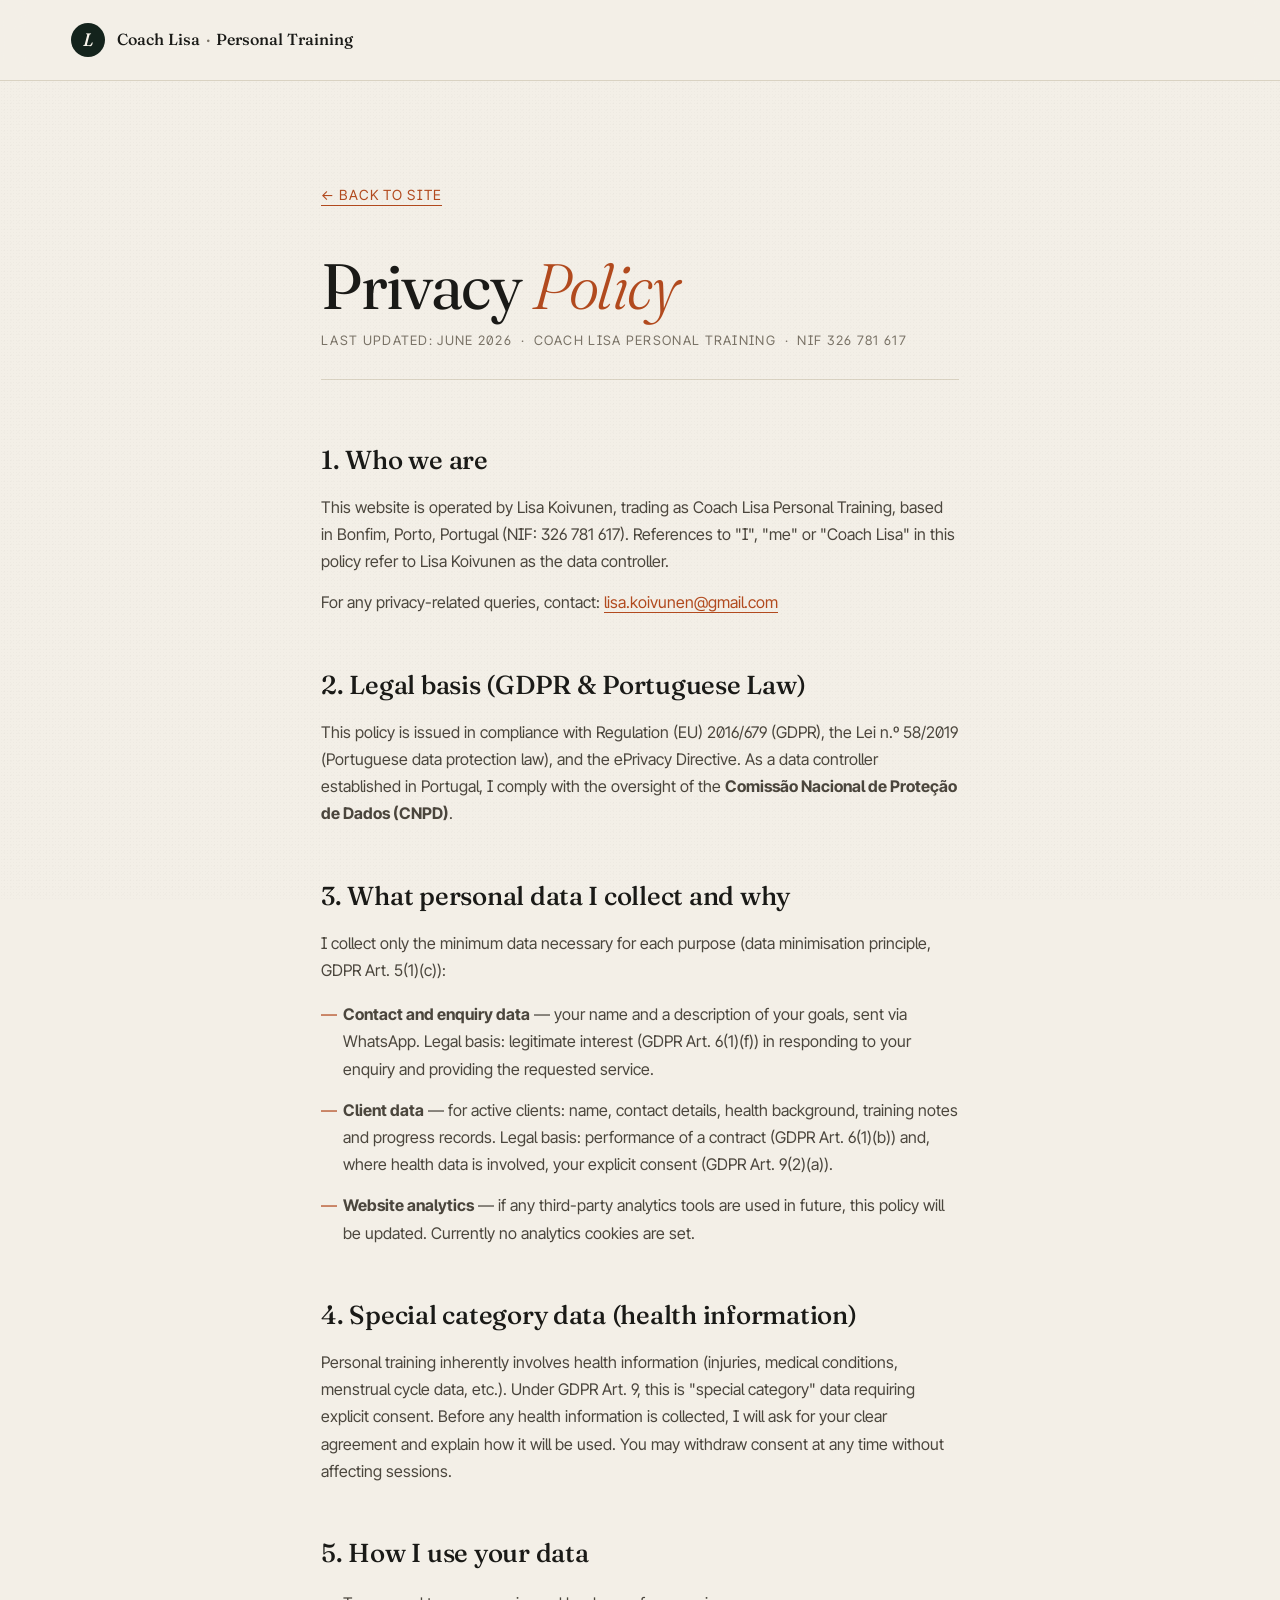
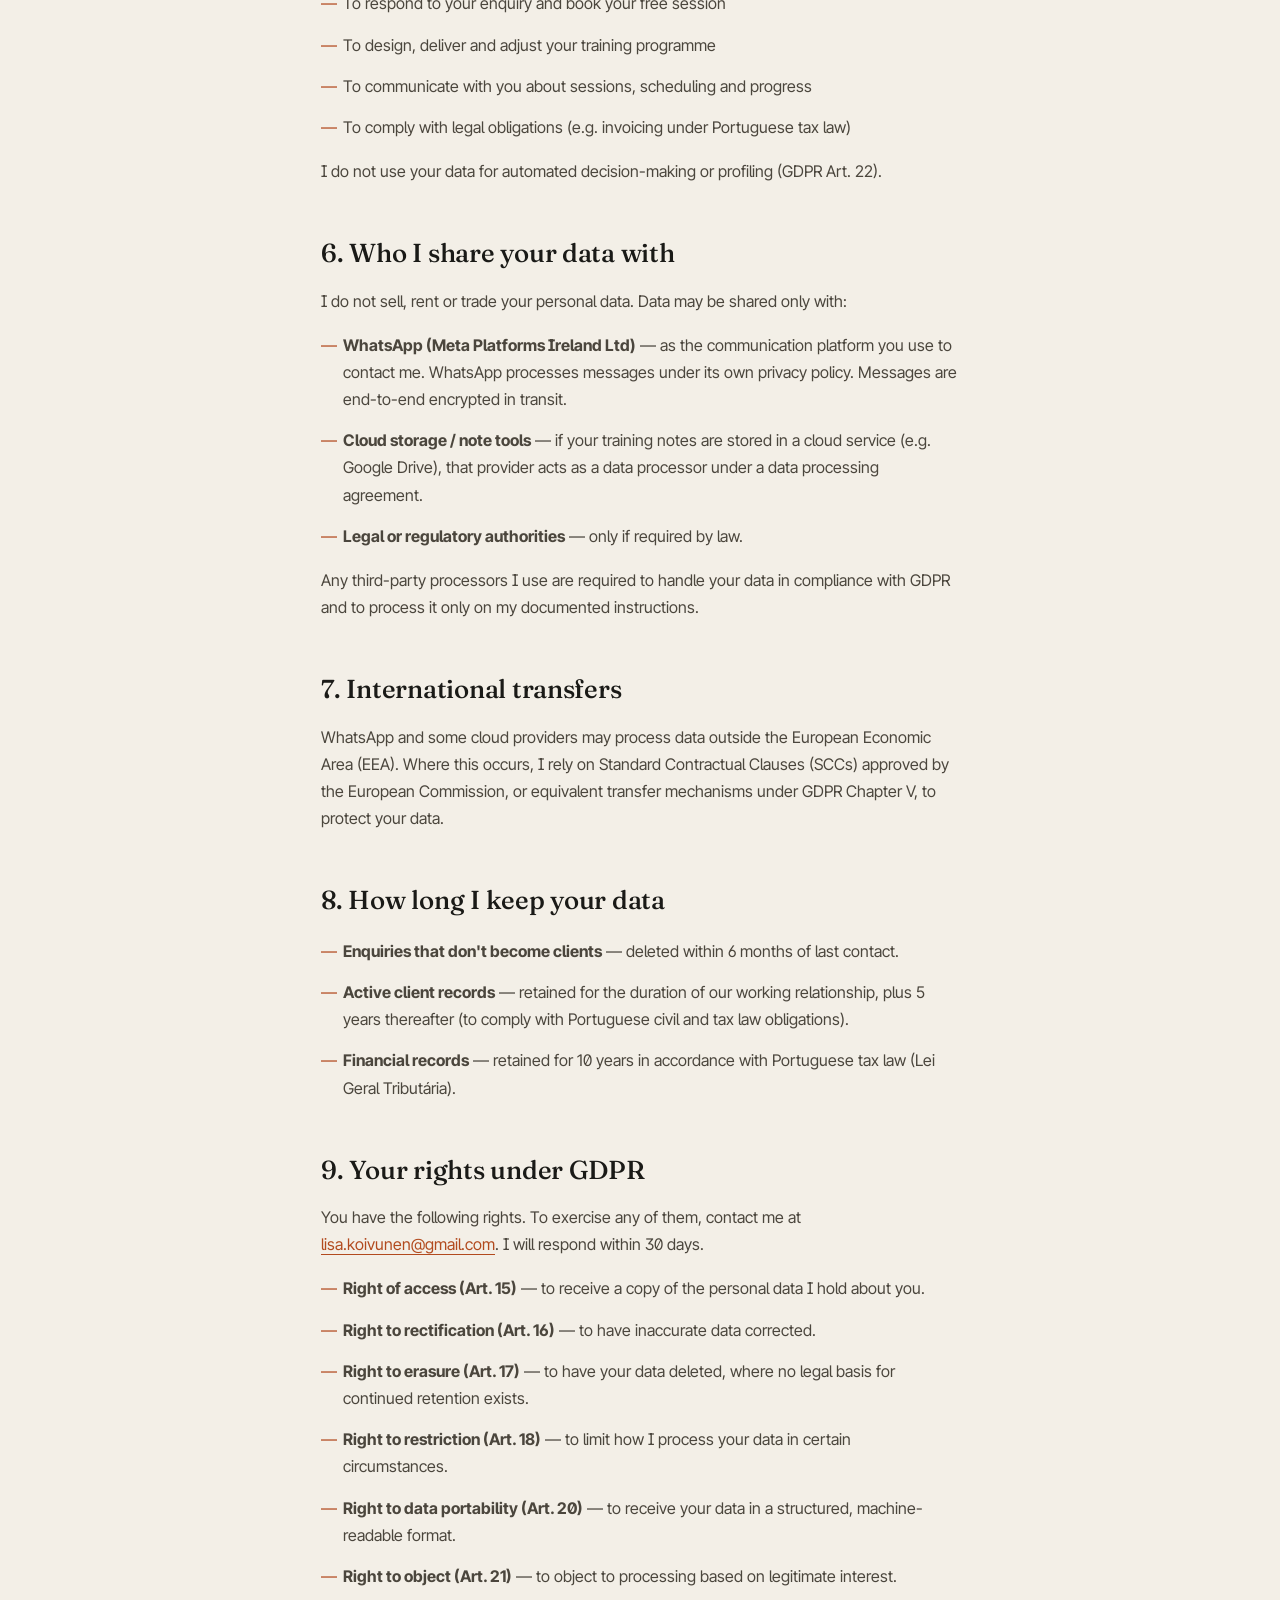
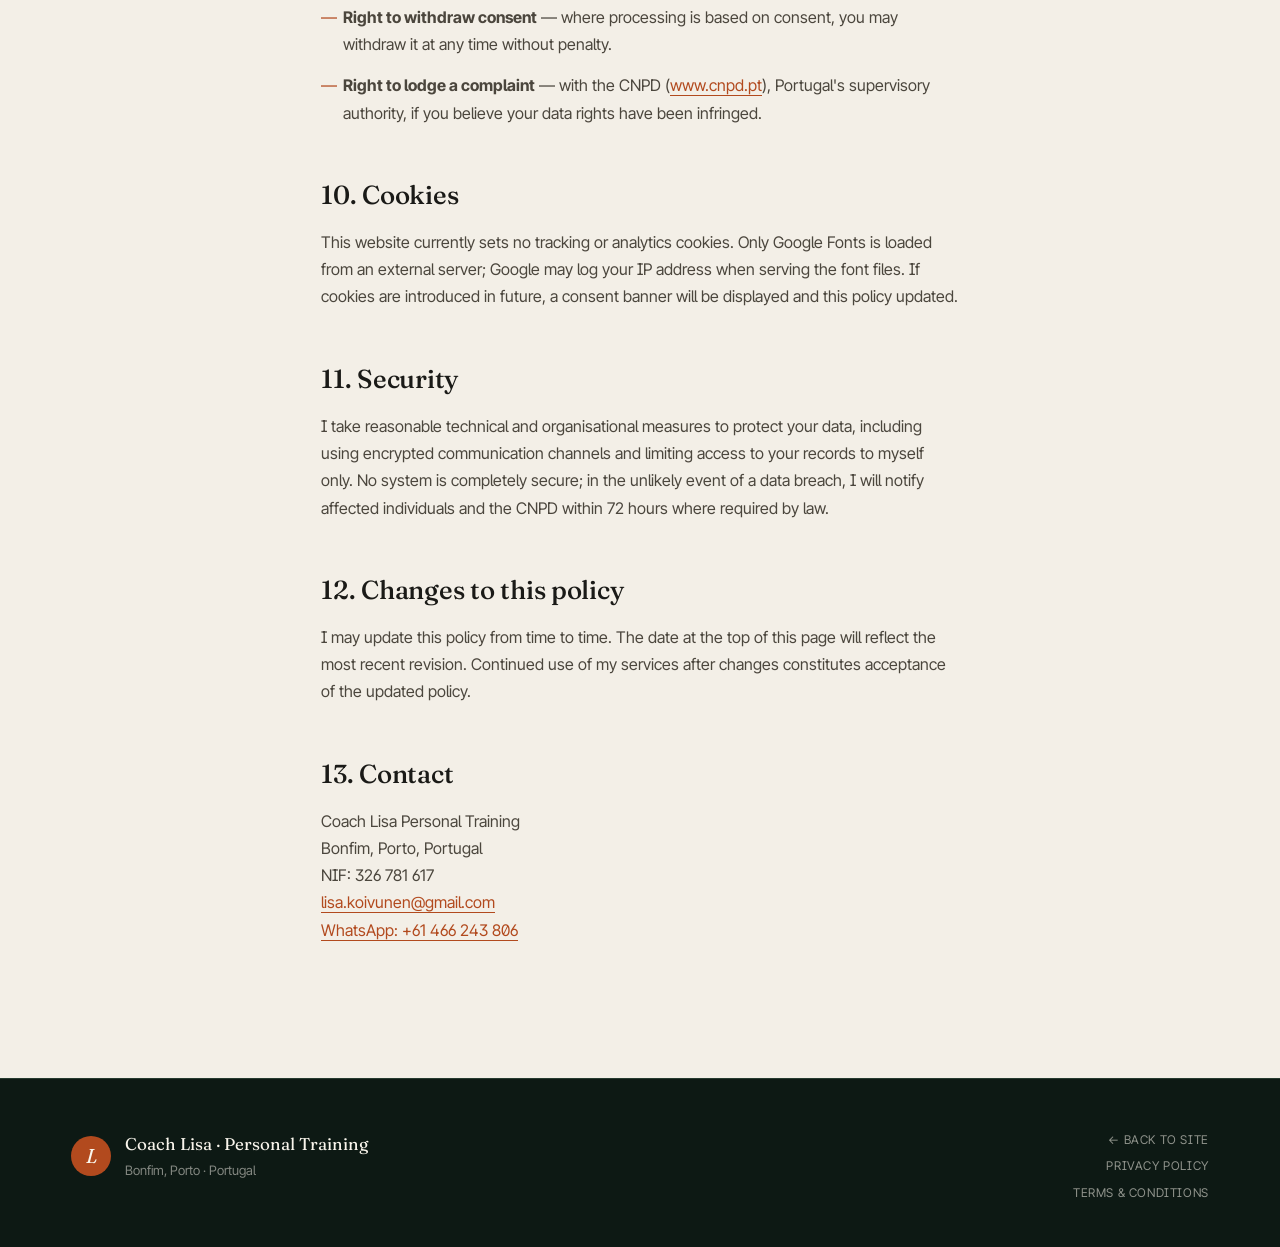
<file: privacy-policy.html>
<!DOCTYPE html>
<html lang="en">
<head>
  <meta charset="UTF-8" />
  <meta name="viewport" content="width=device-width, initial-scale=1.0" />
  <title>Privacy Policy — Coach Lisa Personal Training</title>
  <meta name="robots" content="noindex, nofollow" />
  <link rel="preconnect" href="https://fonts.googleapis.com">
  <link rel="preconnect" href="https://fonts.gstatic.com" crossorigin>
  <link href="https://fonts.googleapis.com/css2?family=Fraunces:ital,opsz,wght@0,9..144,300;0,9..144,400;0,9..144,500;0,9..144,600;1,9..144,400&family=Inter+Tight:wght@300;400;500;600&display=swap" rel="stylesheet">
  <link rel="icon" href="favicon.ico" sizes="any" />
  <link rel="stylesheet" href="styles.css?v=9" />
  <style>
    .legal-page { max-width: 740px; margin: 0 auto; padding: clamp(60px,8vw,100px) var(--pad) clamp(80px,10vw,120px); }
    .legal-page h1 { font-family: var(--f-display); font-weight: 400; font-size: clamp(36px,5vw,64px); letter-spacing: -0.025em; line-height: 1; margin: 0 0 12px 0; }
    .legal-page h1 em { font-style: italic; font-weight: 300; color: var(--accent); }
    .legal-meta { font-size: 13px; letter-spacing: 0.1em; text-transform: uppercase; color: var(--ink-muted); margin-bottom: 60px; padding-bottom: 28px; border-bottom: 1px solid var(--line); }
    .legal-page h2 { font-family: var(--f-display); font-weight: 500; font-size: clamp(20px,2.2vw,26px); letter-spacing: -0.01em; margin: 48px 0 14px 0; color: var(--ink); }
    .legal-page p, .legal-page li { font-size: 16px; line-height: 1.7; color: var(--ink-soft); margin: 0 0 14px 0; }
    .legal-page ul { padding-left: 0; list-style: none; }
    .legal-page ul li { padding-left: 22px; position: relative; }
    .legal-page ul li::before { content: "—"; position: absolute; left: 0; color: var(--accent); }
    .legal-page a { color: var(--accent); border-bottom: 1px solid currentColor; }
    .legal-page a:hover { color: var(--accent-ink); }
    .legal-back { display: inline-flex; align-items: center; gap: 8px; font-size: 14px; letter-spacing: 0.08em; text-transform: uppercase; color: var(--ink-muted); text-decoration: none; margin-bottom: 48px; transition: color .2s ease; }
    .legal-back:hover { color: var(--accent); }
  </style>
</head>
<body>

  <header class="nav">
    <div class="nav__inner">
      <a href="index.html" class="nav__brand">
        <span class="nav__brand-mark">L</span>
        <span class="nav__brand-name">Coach Lisa <em>·</em> Personal Training</span>
      </a>
      <a href="#book" class="nav__cta" style="visibility:hidden">Book</a>
    </div>
  </header>

  <main>
    <div class="legal-page">
      <a href="index.html" class="legal-back">← Back to site</a>

      <h1>Privacy <em>Policy</em></h1>
      <div class="legal-meta">Last updated: June 2026 &nbsp;·&nbsp; Coach Lisa Personal Training &nbsp;·&nbsp; NIF 326 781 617</div>

      <h2>1. Who we are</h2>
      <p>This website is operated by Lisa Koivunen, trading as Coach Lisa Personal Training, based in Bonfim, Porto, Portugal (NIF: 326 781 617). References to "I", "me" or "Coach Lisa" in this policy refer to Lisa Koivunen as the data controller.</p>
      <p>For any privacy-related queries, contact: <a href="mailto:lisa.koivunen@gmail.com">lisa.koivunen@gmail.com</a></p>

      <h2>2. Legal basis (GDPR &amp; Portuguese Law)</h2>
      <p>This policy is issued in compliance with Regulation (EU) 2016/679 (GDPR), the Lei n.º 58/2019 (Portuguese data protection law), and the ePrivacy Directive. As a data controller established in Portugal, I comply with the oversight of the <strong>Comissão Nacional de Proteção de Dados (CNPD)</strong>.</p>

      <h2>3. What personal data I collect and why</h2>
      <p>I collect only the minimum data necessary for each purpose (data minimisation principle, GDPR Art. 5(1)(c)):</p>
      <ul>
        <li><strong>Contact and enquiry data</strong> — your name and a description of your goals, sent via WhatsApp. Legal basis: legitimate interest (GDPR Art. 6(1)(f)) in responding to your enquiry and providing the requested service.</li>
        <li><strong>Client data</strong> — for active clients: name, contact details, health background, training notes and progress records. Legal basis: performance of a contract (GDPR Art. 6(1)(b)) and, where health data is involved, your explicit consent (GDPR Art. 9(2)(a)).</li>
        <li><strong>Website analytics</strong> — if any third-party analytics tools are used in future, this policy will be updated. Currently no analytics cookies are set.</li>
      </ul>

      <h2>4. Special category data (health information)</h2>
      <p>Personal training inherently involves health information (injuries, medical conditions, menstrual cycle data, etc.). Under GDPR Art. 9, this is "special category" data requiring explicit consent. Before any health information is collected, I will ask for your clear agreement and explain how it will be used. You may withdraw consent at any time without affecting sessions.</p>

      <h2>5. How I use your data</h2>
      <ul>
        <li>To respond to your enquiry and book your free session</li>
        <li>To design, deliver and adjust your training programme</li>
        <li>To communicate with you about sessions, scheduling and progress</li>
        <li>To comply with legal obligations (e.g. invoicing under Portuguese tax law)</li>
      </ul>
      <p>I do not use your data for automated decision-making or profiling (GDPR Art. 22).</p>

      <h2>6. Who I share your data with</h2>
      <p>I do not sell, rent or trade your personal data. Data may be shared only with:</p>
      <ul>
        <li><strong>WhatsApp (Meta Platforms Ireland Ltd)</strong> — as the communication platform you use to contact me. WhatsApp processes messages under its own privacy policy. Messages are end-to-end encrypted in transit.</li>
        <li><strong>Cloud storage / note tools</strong> — if your training notes are stored in a cloud service (e.g. Google Drive), that provider acts as a data processor under a data processing agreement.</li>
        <li><strong>Legal or regulatory authorities</strong> — only if required by law.</li>
      </ul>
      <p>Any third-party processors I use are required to handle your data in compliance with GDPR and to process it only on my documented instructions.</p>

      <h2>7. International transfers</h2>
      <p>WhatsApp and some cloud providers may process data outside the European Economic Area (EEA). Where this occurs, I rely on Standard Contractual Clauses (SCCs) approved by the European Commission, or equivalent transfer mechanisms under GDPR Chapter V, to protect your data.</p>

      <h2>8. How long I keep your data</h2>
      <ul>
        <li><strong>Enquiries that don't become clients</strong> — deleted within 6 months of last contact.</li>
        <li><strong>Active client records</strong> — retained for the duration of our working relationship, plus 5 years thereafter (to comply with Portuguese civil and tax law obligations).</li>
        <li><strong>Financial records</strong> — retained for 10 years in accordance with Portuguese tax law (Lei Geral Tributária).</li>
      </ul>

      <h2>9. Your rights under GDPR</h2>
      <p>You have the following rights. To exercise any of them, contact me at <a href="mailto:lisa.koivunen@gmail.com">lisa.koivunen@gmail.com</a>. I will respond within 30 days.</p>
      <ul>
        <li><strong>Right of access (Art. 15)</strong> — to receive a copy of the personal data I hold about you.</li>
        <li><strong>Right to rectification (Art. 16)</strong> — to have inaccurate data corrected.</li>
        <li><strong>Right to erasure (Art. 17)</strong> — to have your data deleted, where no legal basis for continued retention exists.</li>
        <li><strong>Right to restriction (Art. 18)</strong> — to limit how I process your data in certain circumstances.</li>
        <li><strong>Right to data portability (Art. 20)</strong> — to receive your data in a structured, machine-readable format.</li>
        <li><strong>Right to object (Art. 21)</strong> — to object to processing based on legitimate interest.</li>
        <li><strong>Right to withdraw consent</strong> — where processing is based on consent, you may withdraw it at any time without penalty.</li>
        <li><strong>Right to lodge a complaint</strong> — with the CNPD (<a href="https://www.cnpd.pt" target="_blank" rel="noopener">www.cnpd.pt</a>), Portugal's supervisory authority, if you believe your data rights have been infringed.</li>
      </ul>

      <h2>10. Cookies</h2>
      <p>This website currently sets no tracking or analytics cookies. Only Google Fonts is loaded from an external server; Google may log your IP address when serving the font files. If cookies are introduced in future, a consent banner will be displayed and this policy updated.</p>

      <h2>11. Security</h2>
      <p>I take reasonable technical and organisational measures to protect your data, including using encrypted communication channels and limiting access to your records to myself only. No system is completely secure; in the unlikely event of a data breach, I will notify affected individuals and the CNPD within 72 hours where required by law.</p>

      <h2>12. Changes to this policy</h2>
      <p>I may update this policy from time to time. The date at the top of this page will reflect the most recent revision. Continued use of my services after changes constitutes acceptance of the updated policy.</p>

      <h2>13. Contact</h2>
      <p>Coach Lisa Personal Training<br>
      Bonfim, Porto, Portugal<br>
      NIF: 326 781 617<br>
      <a href="mailto:lisa.koivunen@gmail.com">lisa.koivunen@gmail.com</a><br>
      <a href="https://wa.me/61466243806" target="_blank" rel="noopener">WhatsApp: +61 466 243 806</a></p>
    </div>
  </main>

  <footer class="foot">
    <div class="foot__inner">
      <div class="foot__brand">
        <div class="foot__mark">L</div>
        <div>
          <div class="foot__name">Coach Lisa · Personal Training</div>
          <div class="foot__loc">Bonfim, Porto · Portugal</div>
        </div>
      </div>
      <div class="foot__meta" style="grid-column: 3; justify-self: end;">
        <a href="index.html" class="foot__legal">← Back to site</a>
        <a href="privacy-policy.html" class="foot__legal">Privacy Policy</a>
        <a href="terms.html" class="foot__legal">Terms &amp; Conditions</a>
      </div>
    </div>
  </footer>

</body>
</html>
</file>
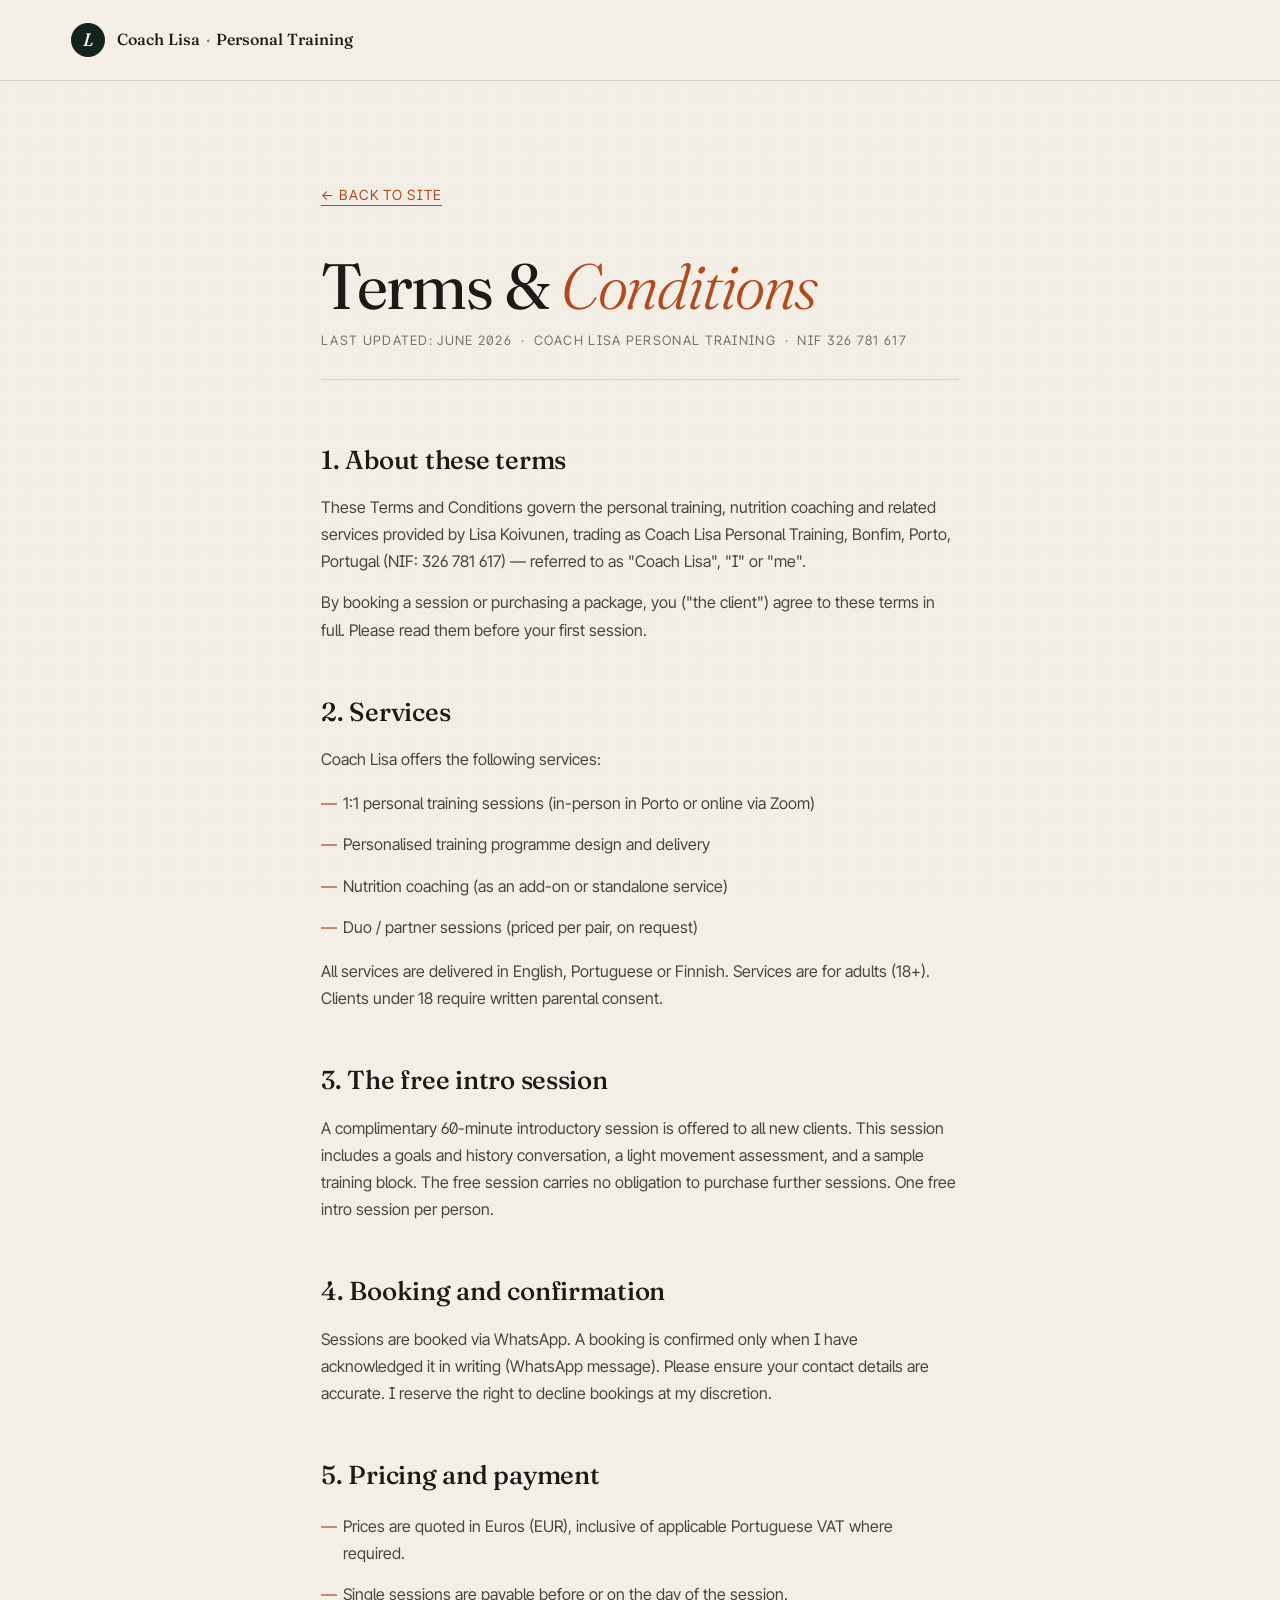
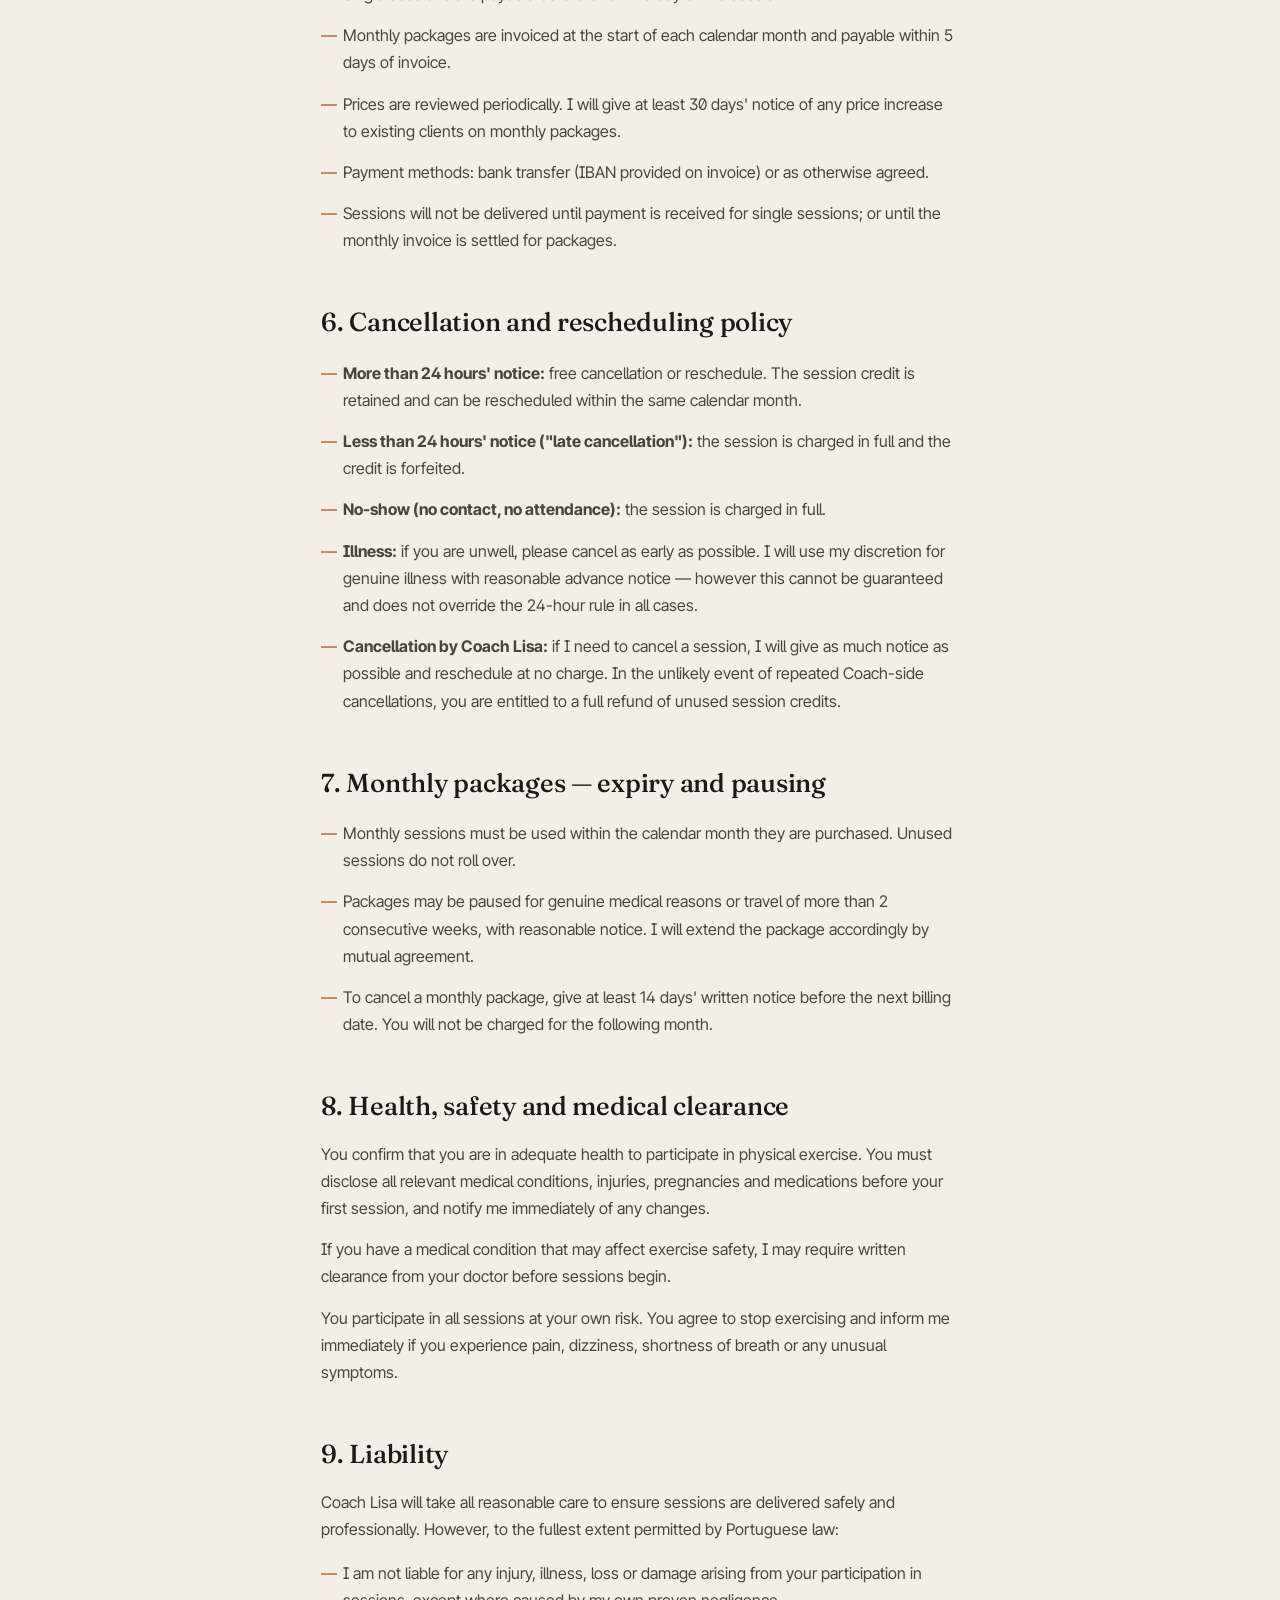
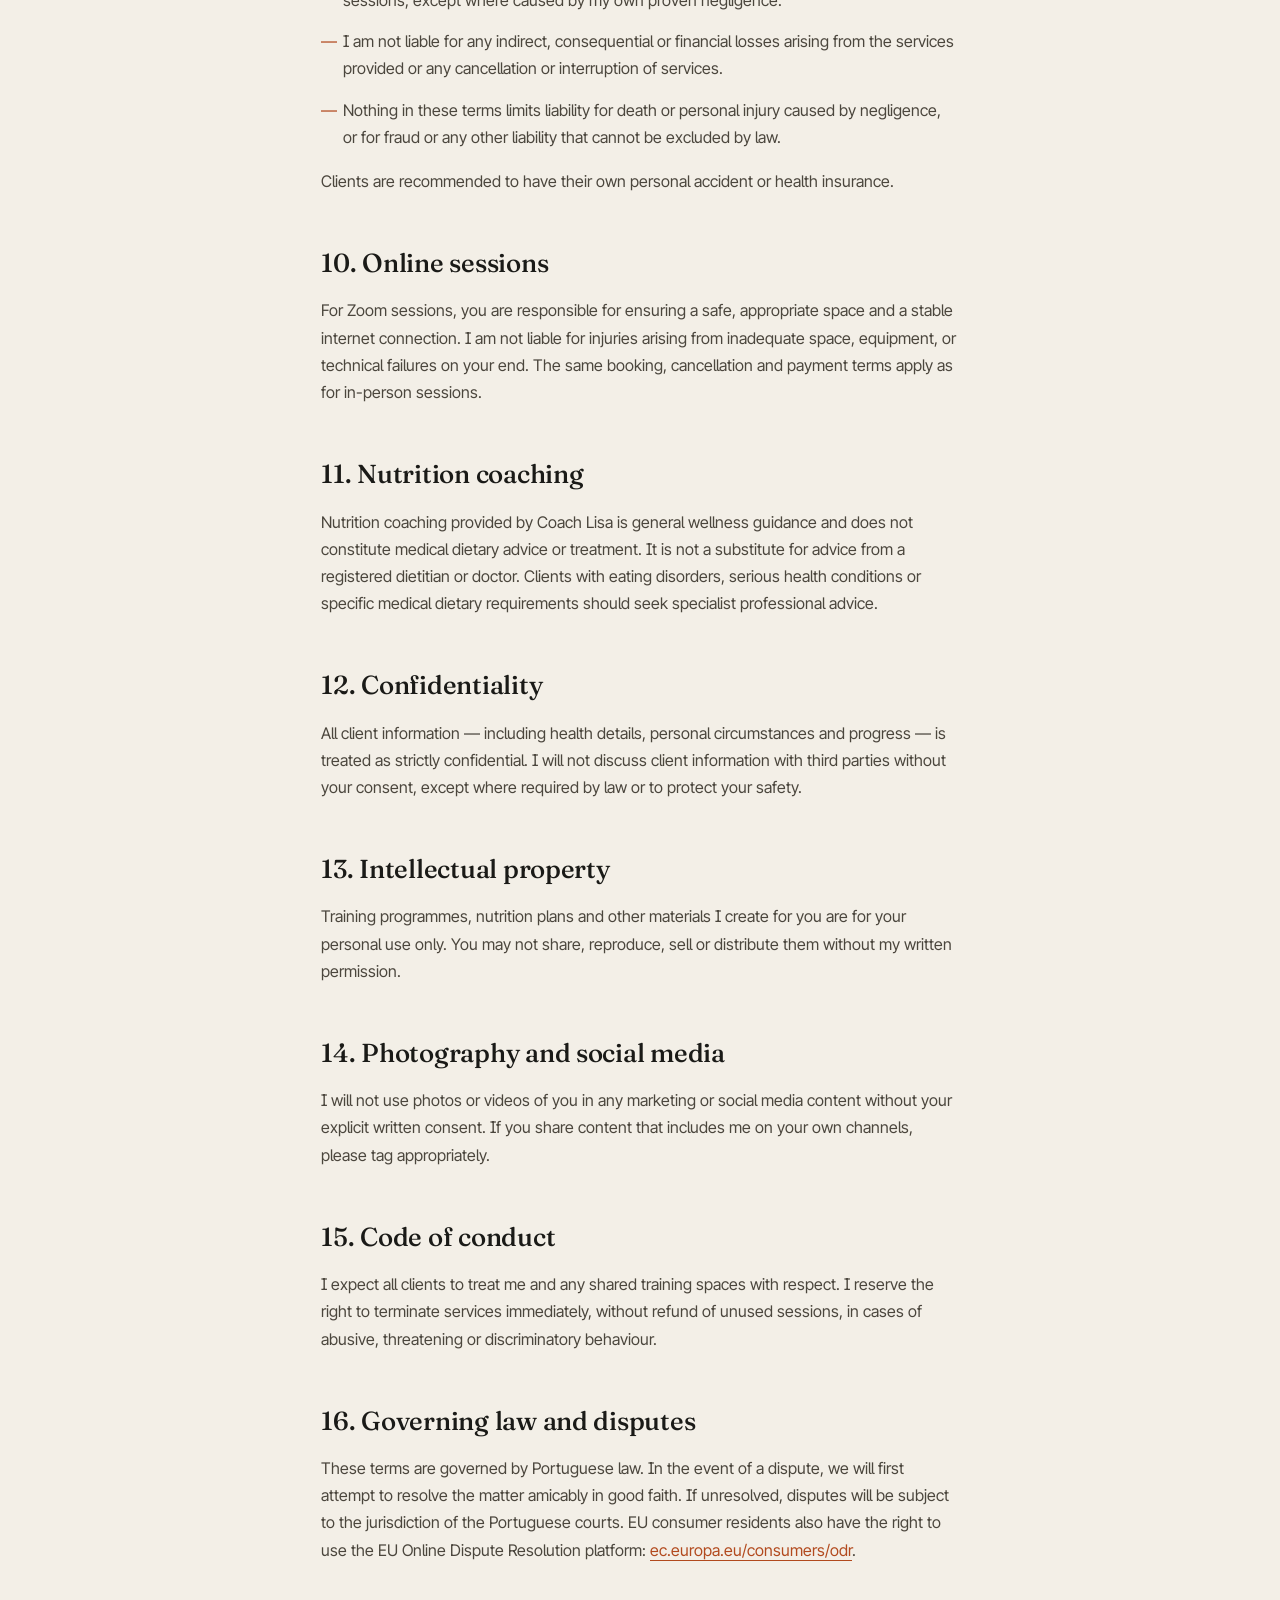
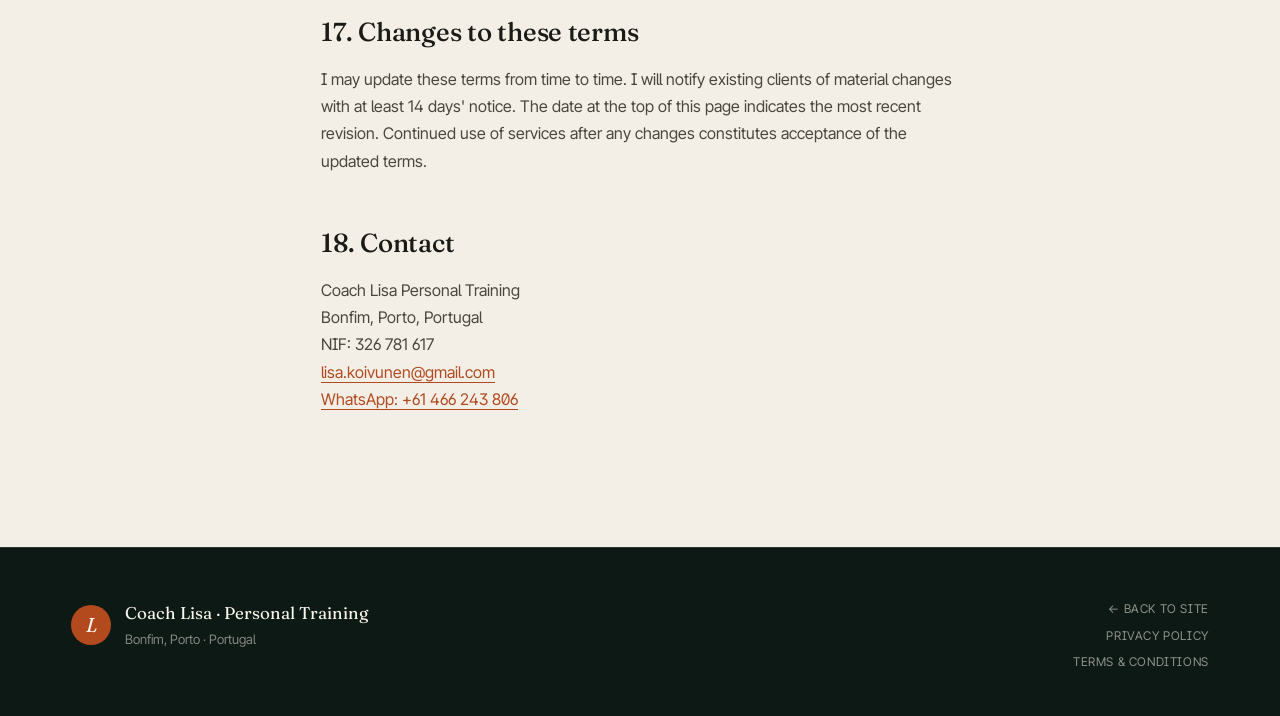
<file: terms.html>
<!DOCTYPE html>
<html lang="en">
<head>
  <meta charset="UTF-8" />
  <meta name="viewport" content="width=device-width, initial-scale=1.0" />
  <title>Terms &amp; Conditions — Coach Lisa Personal Training</title>
  <meta name="robots" content="noindex, nofollow" />
  <link rel="preconnect" href="https://fonts.googleapis.com">
  <link rel="preconnect" href="https://fonts.gstatic.com" crossorigin>
  <link href="https://fonts.googleapis.com/css2?family=Fraunces:ital,opsz,wght@0,9..144,300;0,9..144,400;0,9..144,500;0,9..144,600;1,9..144,400&family=Inter+Tight:wght@300;400;500;600&display=swap" rel="stylesheet">
  <link rel="icon" href="favicon.ico" sizes="any" />
  <link rel="stylesheet" href="styles.css?v=9" />
  <style>
    .legal-page { max-width: 740px; margin: 0 auto; padding: clamp(60px,8vw,100px) var(--pad) clamp(80px,10vw,120px); }
    .legal-page h1 { font-family: var(--f-display); font-weight: 400; font-size: clamp(36px,5vw,64px); letter-spacing: -0.025em; line-height: 1; margin: 0 0 12px 0; }
    .legal-page h1 em { font-style: italic; font-weight: 300; color: var(--accent); }
    .legal-meta { font-size: 13px; letter-spacing: 0.1em; text-transform: uppercase; color: var(--ink-muted); margin-bottom: 60px; padding-bottom: 28px; border-bottom: 1px solid var(--line); }
    .legal-page h2 { font-family: var(--f-display); font-weight: 500; font-size: clamp(20px,2.2vw,26px); letter-spacing: -0.01em; margin: 48px 0 14px 0; color: var(--ink); }
    .legal-page p, .legal-page li { font-size: 16px; line-height: 1.7; color: var(--ink-soft); margin: 0 0 14px 0; }
    .legal-page ul { padding-left: 0; list-style: none; }
    .legal-page ul li { padding-left: 22px; position: relative; }
    .legal-page ul li::before { content: "—"; position: absolute; left: 0; color: var(--accent); }
    .legal-page a { color: var(--accent); border-bottom: 1px solid currentColor; }
    .legal-page a:hover { color: var(--accent-ink); }
    .legal-back { display: inline-flex; align-items: center; gap: 8px; font-size: 14px; letter-spacing: 0.08em; text-transform: uppercase; color: var(--ink-muted); text-decoration: none; margin-bottom: 48px; transition: color .2s ease; }
    .legal-back:hover { color: var(--accent); }
  </style>
</head>
<body>

  <header class="nav">
    <div class="nav__inner">
      <a href="index.html" class="nav__brand">
        <span class="nav__brand-mark">L</span>
        <span class="nav__brand-name">Coach Lisa <em>·</em> Personal Training</span>
      </a>
      <a href="#" class="nav__cta" style="visibility:hidden">Book</a>
    </div>
  </header>

  <main>
    <div class="legal-page">
      <a href="index.html" class="legal-back">← Back to site</a>

      <h1>Terms &amp; <em>Conditions</em></h1>
      <div class="legal-meta">Last updated: June 2026 &nbsp;·&nbsp; Coach Lisa Personal Training &nbsp;·&nbsp; NIF 326 781 617</div>

      <h2>1. About these terms</h2>
      <p>These Terms and Conditions govern the personal training, nutrition coaching and related services provided by Lisa Koivunen, trading as Coach Lisa Personal Training, Bonfim, Porto, Portugal (NIF: 326 781 617) — referred to as "Coach Lisa", "I" or "me".</p>
      <p>By booking a session or purchasing a package, you ("the client") agree to these terms in full. Please read them before your first session.</p>

      <h2>2. Services</h2>
      <p>Coach Lisa offers the following services:</p>
      <ul>
        <li>1:1 personal training sessions (in-person in Porto or online via Zoom)</li>
        <li>Personalised training programme design and delivery</li>
        <li>Nutrition coaching (as an add-on or standalone service)</li>
        <li>Duo / partner sessions (priced per pair, on request)</li>
      </ul>
      <p>All services are delivered in English, Portuguese or Finnish. Services are for adults (18+). Clients under 18 require written parental consent.</p>

      <h2>3. The free intro session</h2>
      <p>A complimentary 60-minute introductory session is offered to all new clients. This session includes a goals and history conversation, a light movement assessment, and a sample training block. The free session carries no obligation to purchase further sessions. One free intro session per person.</p>

      <h2>4. Booking and confirmation</h2>
      <p>Sessions are booked via WhatsApp. A booking is confirmed only when I have acknowledged it in writing (WhatsApp message). Please ensure your contact details are accurate. I reserve the right to decline bookings at my discretion.</p>

      <h2>5. Pricing and payment</h2>
      <ul>
        <li>Prices are quoted in Euros (EUR), inclusive of applicable Portuguese VAT where required.</li>
        <li>Single sessions are payable before or on the day of the session.</li>
        <li>Monthly packages are invoiced at the start of each calendar month and payable within 5 days of invoice.</li>
        <li>Prices are reviewed periodically. I will give at least 30 days' notice of any price increase to existing clients on monthly packages.</li>
        <li>Payment methods: bank transfer (IBAN provided on invoice) or as otherwise agreed.</li>
        <li>Sessions will not be delivered until payment is received for single sessions; or until the monthly invoice is settled for packages.</li>
      </ul>

      <h2>6. Cancellation and rescheduling policy</h2>
      <ul>
        <li><strong>More than 24 hours' notice:</strong> free cancellation or reschedule. The session credit is retained and can be rescheduled within the same calendar month.</li>
        <li><strong>Less than 24 hours' notice ("late cancellation"):</strong> the session is charged in full and the credit is forfeited.</li>
        <li><strong>No-show (no contact, no attendance):</strong> the session is charged in full.</li>
        <li><strong>Illness:</strong> if you are unwell, please cancel as early as possible. I will use my discretion for genuine illness with reasonable advance notice — however this cannot be guaranteed and does not override the 24-hour rule in all cases.</li>
        <li><strong>Cancellation by Coach Lisa:</strong> if I need to cancel a session, I will give as much notice as possible and reschedule at no charge. In the unlikely event of repeated Coach-side cancellations, you are entitled to a full refund of unused session credits.</li>
      </ul>

      <h2>7. Monthly packages — expiry and pausing</h2>
      <ul>
        <li>Monthly sessions must be used within the calendar month they are purchased. Unused sessions do not roll over.</li>
        <li>Packages may be paused for genuine medical reasons or travel of more than 2 consecutive weeks, with reasonable notice. I will extend the package accordingly by mutual agreement.</li>
        <li>To cancel a monthly package, give at least 14 days' written notice before the next billing date. You will not be charged for the following month.</li>
      </ul>

      <h2>8. Health, safety and medical clearance</h2>
      <p>You confirm that you are in adequate health to participate in physical exercise. You must disclose all relevant medical conditions, injuries, pregnancies and medications before your first session, and notify me immediately of any changes.</p>
      <p>If you have a medical condition that may affect exercise safety, I may require written clearance from your doctor before sessions begin.</p>
      <p>You participate in all sessions at your own risk. You agree to stop exercising and inform me immediately if you experience pain, dizziness, shortness of breath or any unusual symptoms.</p>

      <h2>9. Liability</h2>
      <p>Coach Lisa will take all reasonable care to ensure sessions are delivered safely and professionally. However, to the fullest extent permitted by Portuguese law:</p>
      <ul>
        <li>I am not liable for any injury, illness, loss or damage arising from your participation in sessions, except where caused by my own proven negligence.</li>
        <li>I am not liable for any indirect, consequential or financial losses arising from the services provided or any cancellation or interruption of services.</li>
        <li>Nothing in these terms limits liability for death or personal injury caused by negligence, or for fraud or any other liability that cannot be excluded by law.</li>
      </ul>
      <p>Clients are recommended to have their own personal accident or health insurance.</p>

      <h2>10. Online sessions</h2>
      <p>For Zoom sessions, you are responsible for ensuring a safe, appropriate space and a stable internet connection. I am not liable for injuries arising from inadequate space, equipment, or technical failures on your end. The same booking, cancellation and payment terms apply as for in-person sessions.</p>

      <h2>11. Nutrition coaching</h2>
      <p>Nutrition coaching provided by Coach Lisa is general wellness guidance and does not constitute medical dietary advice or treatment. It is not a substitute for advice from a registered dietitian or doctor. Clients with eating disorders, serious health conditions or specific medical dietary requirements should seek specialist professional advice.</p>

      <h2>12. Confidentiality</h2>
      <p>All client information — including health details, personal circumstances and progress — is treated as strictly confidential. I will not discuss client information with third parties without your consent, except where required by law or to protect your safety.</p>

      <h2>13. Intellectual property</h2>
      <p>Training programmes, nutrition plans and other materials I create for you are for your personal use only. You may not share, reproduce, sell or distribute them without my written permission.</p>

      <h2>14. Photography and social media</h2>
      <p>I will not use photos or videos of you in any marketing or social media content without your explicit written consent. If you share content that includes me on your own channels, please tag appropriately.</p>

      <h2>15. Code of conduct</h2>
      <p>I expect all clients to treat me and any shared training spaces with respect. I reserve the right to terminate services immediately, without refund of unused sessions, in cases of abusive, threatening or discriminatory behaviour.</p>

      <h2>16. Governing law and disputes</h2>
      <p>These terms are governed by Portuguese law. In the event of a dispute, we will first attempt to resolve the matter amicably in good faith. If unresolved, disputes will be subject to the jurisdiction of the Portuguese courts. EU consumer residents also have the right to use the EU Online Dispute Resolution platform: <a href="https://ec.europa.eu/consumers/odr" target="_blank" rel="noopener">ec.europa.eu/consumers/odr</a>.</p>

      <h2>17. Changes to these terms</h2>
      <p>I may update these terms from time to time. I will notify existing clients of material changes with at least 14 days' notice. The date at the top of this page indicates the most recent revision. Continued use of services after any changes constitutes acceptance of the updated terms.</p>

      <h2>18. Contact</h2>
      <p>Coach Lisa Personal Training<br>
      Bonfim, Porto, Portugal<br>
      NIF: 326 781 617<br>
      <a href="mailto:lisa.koivunen@gmail.com">lisa.koivunen@gmail.com</a><br>
      <a href="https://wa.me/61466243806" target="_blank" rel="noopener">WhatsApp: +61 466 243 806</a></p>
    </div>
  </main>

  <footer class="foot">
    <div class="foot__inner">
      <div class="foot__brand">
        <div class="foot__mark">L</div>
        <div>
          <div class="foot__name">Coach Lisa · Personal Training</div>
          <div class="foot__loc">Bonfim, Porto · Portugal</div>
        </div>
      </div>
      <div class="foot__meta" style="grid-column: 3; justify-self: end;">
        <a href="index.html" class="foot__legal">← Back to site</a>
        <a href="privacy-policy.html" class="foot__legal">Privacy Policy</a>
        <a href="terms.html" class="foot__legal">Terms &amp; Conditions</a>
      </div>
    </div>
  </footer>

</body>
</html>
</file>
<file: styles.css>
/* =========================================================
   COACH LISA · PERSONAL TRAINING — Porto, Bonfim
   Editorial & refined. Warm neutrals + deep forest accent.
   ========================================================= */

:root {
  --bg:           #f3efe7;
  --bg-soft:      #ece6d9;
  --bg-deep:      #14231c;
  --bg-deep-2:    #0d1914;
  --ink:          #1a1a17;
  --ink-soft:     #4b463d;
  --ink-muted:    #7a7367;
  --line:         #d9d2c2;
  --line-deep:    #263b30;
  --accent:       #b24a1e;
  --accent-ink:   #5e2610;
  --accent-light: #e6b298;
  --paper:        #faf6ed;

  --f-display: 'Fraunces', 'Times New Roman', serif;
  --f-body:    'Inter Tight', system-ui, sans-serif;

  --maxw: 1240px;
  --pad:  clamp(20px, 4vw, 56px);
  --radius: 2px;
}

* { box-sizing: border-box; }
html, body { margin: 0; padding: 0; }
html { scroll-behavior: smooth; }

body {
  background: var(--bg);
  color: var(--ink);
  font-family: var(--f-body);
  font-size: 17px;
  line-height: 1.55;
  -webkit-font-smoothing: antialiased;
  text-rendering: optimizeLegibility;
  font-feature-settings: "ss01", "ss02";
}

img, svg { display: block; max-width: 100%; }
a { color: inherit; text-decoration: none; }

body::before {
  content: "";
  position: fixed;
  inset: 0;
  pointer-events: none;
  background-image:
    radial-gradient(rgba(0,0,0,0.035) 1px, transparent 1px),
    radial-gradient(rgba(0,0,0,0.025) 1px, transparent 1px);
  background-size: 3px 3px, 7px 7px;
  background-position: 0 0, 1px 2px;
  opacity: .5;
  mix-blend-mode: multiply;
  z-index: 1;
}
header, section, footer, .marquee { position: relative; z-index: 2; }

/* =========================================================
   NAV
   ========================================================= */
.nav {
  position: sticky;
  top: 0;
  background: rgba(243, 239, 231, 0.88);
  backdrop-filter: blur(12px);
  -webkit-backdrop-filter: blur(12px);
  border-bottom: 1px solid var(--line);
  z-index: 50;
}
.nav__inner {
  max-width: var(--maxw);
  margin: 0 auto;
  padding: 18px var(--pad);
  display: grid;
  grid-template-columns: auto 1fr auto;
  align-items: center;
  gap: 32px;
}
.nav__brand {
  display: flex; align-items: center; gap: 12px;
  font-family: var(--f-display);
  font-weight: 500;
}
.nav__brand-mark {
  display: inline-grid; place-items: center;
  width: 34px; height: 34px;
  background: var(--bg-deep);
  color: var(--paper);
  font-family: var(--f-display);
  font-style: italic;
  font-size: 18px;
  border-radius: 50%;
}
.nav__brand-name { font-size: 16px; }
.nav__brand-name em { color: var(--ink-muted); font-style: normal; margin: 0 2px; }

.nav__links {
  display: flex; gap: 28px;
  justify-content: center;
  font-size: 14.5px;
  color: var(--ink-soft);
}
.nav__links a { position: relative; padding: 4px 0; }
.nav__links a::after {
  content: "";
  position: absolute; left: 0; right: 0; bottom: 0;
  height: 1px;
  background: currentColor;
  transform: scaleX(0);
  transform-origin: left;
  transition: transform .3s ease;
}
.nav__links a:hover { color: var(--ink); }
.nav__links a:hover::after { transform: scaleX(1); }

.nav__cta {
  font-size: 14px;
  letter-spacing: 0.02em;
  padding: 10px 18px;
  border: 1px solid var(--bg-deep);
  background: var(--bg-deep);
  color: var(--paper);
  border-radius: 999px;
  transition: background .2s ease;
}
.nav__cta:hover { background: var(--accent); border-color: var(--accent); }

@media (max-width: 860px) {
  .nav__links { display: none; }
  .nav__inner { grid-template-columns: 1fr auto; gap: 16px; }
}

/* =========================================================
   BUTTONS
   ========================================================= */
.btn {
  display: inline-flex;
  align-items: center;
  gap: 10px;
  padding: 16px 26px;
  font-family: var(--f-body);
  font-size: 15px;
  font-weight: 500;
  border-radius: 999px;
  border: 1px solid transparent;
  cursor: pointer;
  transition: transform .2s ease, background .2s ease, color .2s ease, border-color .2s ease;
}
.btn--primary { background: var(--accent); color: var(--paper); }
.btn--primary:hover { background: var(--accent-ink); transform: translateY(-1px); }
.btn--primary .btn__arrow { transition: transform .3s ease; }
.btn--primary:hover .btn__arrow { transform: translateX(4px); }

.btn--ghost { background: transparent; color: var(--ink); border-color: var(--ink); }
.btn--ghost:hover { background: var(--ink); color: var(--paper); }

.btn--ghost-light {
  background: transparent;
  color: var(--paper);
  border-color: rgba(250,246,237,0.5);
}
.btn--ghost-light:hover { background: var(--paper); color: var(--bg-deep); border-color: var(--paper); }

.btn--full { width: 100%; justify-content: center; }

/* =========================================================
   HERO — full-bleed image background
   ========================================================= */
.hero {
  position: relative;
  min-height: 88vh;
  padding: clamp(60px, 8vw, 100px) var(--pad) clamp(80px, 10vw, 140px);
  display: grid;
  grid-template-columns: 1.4fr 1fr;
  gap: clamp(40px, 6vw, 80px);
  align-items: end;
  color: var(--paper);
  overflow: hidden;
}
.hero__media {
  position: absolute;
  inset: 0;
  z-index: 0;
}
.hero__img {
  width: 100%; height: 100%;
  object-fit: cover;
  object-position: center 35%;
  filter: contrast(1.05) saturate(0.9) brightness(0.85);
}
.hero__media-overlay {
  position: absolute;
  inset: 0;
  background:
    linear-gradient(180deg, rgba(13,25,20,0.35) 0%, rgba(13,25,20,0.55) 60%, rgba(13,25,20,0.8) 100%),
    linear-gradient(95deg, rgba(13,25,20,0.55) 0%, rgba(13,25,20,0.1) 50%, rgba(13,25,20,0) 100%);
}

.hero__content,
.hero__card {
  position: relative;
  z-index: 1;
  max-width: 720px;
}
.hero { max-width: var(--maxw); margin: 0 auto; }

.hero__eyebrow {
  display: inline-flex; align-items: center; gap: 10px;
  font-size: 13px;
  letter-spacing: 0.14em;
  text-transform: uppercase;
  color: var(--accent-light);
  margin-bottom: 28px;
}
.hero__eyebrow .dot {
  width: 8px; height: 8px; border-radius: 50%;
  background: var(--accent);
  animation: pulse 2.4s ease-in-out infinite;
}
@keyframes pulse {
  0%,100% { opacity: 1; transform: scale(1); }
  50%     { opacity: .5; transform: scale(.85); }
}

.hero__title {
  font-family: var(--f-display);
  font-weight: 400;
  font-size: clamp(40px, 6.4vw, 84px);
  line-height: 1;
  letter-spacing: -0.025em;
  margin: 0 0 28px 0;
  color: var(--paper);
}
.hero__title em {
  font-style: italic;
  font-weight: 300;
  color: var(--accent-light);
}

.hero__lede {
  font-size: clamp(16px, 1.3vw, 19px);
  line-height: 1.55;
  color: rgba(250,246,237,0.88);
  max-width: 52ch;
  margin: 0 0 36px 0;
}
.hero__lede em { color: var(--accent-light); font-style: italic; }

.hero__cta-row {
  display: flex; flex-wrap: wrap;
  gap: 14px;
  margin-bottom: 44px;
}

.hero__proof {
  display: flex; flex-wrap: wrap; align-items: center;
  gap: 18px;
  padding-top: 28px;
  border-top: 1px solid rgba(250,246,237,0.2);
  font-size: 14px;
  color: rgba(250,246,237,0.75);
}
.hero__proof-item strong {
  font-family: var(--f-display);
  font-weight: 500;
  font-style: italic;
  color: var(--paper);
  margin-right: 4px;
}
.hero__proof-divider {
  width: 1px; height: 14px;
  background: rgba(250,246,237,0.25);
}

.hero__card {
  background: var(--paper);
  color: var(--ink);
  padding: clamp(28px, 3vw, 40px);
  border: 1px solid var(--line);
  box-shadow: 0 1px 0 rgba(0,0,0,0.04), 0 30px 60px -30px rgba(0,0,0,0.4);
}
.hero__card::before {
  content: "";
  position: absolute;
  inset: 8px;
  border: 1px solid var(--line);
  pointer-events: none;
}
.hero__card > * { position: relative; }
.hero__card-label {
  font-size: 12px;
  letter-spacing: 0.2em;
  text-transform: uppercase;
  color: var(--accent);
  margin-bottom: 20px;
}
.hero__card-title {
  font-family: var(--f-display);
  font-weight: 400;
  font-size: clamp(26px, 2.4vw, 32px);
  line-height: 1.1;
  margin: 0 0 16px 0;
}
.hero__card-text {
  font-size: 15.5px;
  line-height: 1.6;
  color: var(--ink-soft);
  margin: 0 0 24px 0;
}
.hero__card-cta {
  display: inline-block;
  font-family: var(--f-display);
  font-style: italic;
  font-size: 18px;
  color: var(--accent);
  border-bottom: 1px solid currentColor;
  padding-bottom: 2px;
  transition: color .2s ease, letter-spacing .2s ease;
}
.hero__card-cta:hover { letter-spacing: 0.01em; color: var(--accent-ink); }
.hero__card-foot {
  display: flex; justify-content: space-between;
  margin-top: 32px;
  padding-top: 20px;
  border-top: 1px dashed var(--line);
  font-size: 12.5px;
  letter-spacing: 0.08em;
  text-transform: uppercase;
  color: var(--ink-muted);
}

@media (max-width: 960px) {
  .hero { grid-template-columns: 1fr; min-height: auto; }
  .hero__card { margin-top: 10px; }
}

/* =========================================================
   MARQUEE
   ========================================================= */
.marquee {
  background: var(--bg-deep);
  color: var(--paper);
  overflow: hidden;
  padding: 26px 0;
  border-top: 1px solid var(--line-deep);
  border-bottom: 1px solid var(--line-deep);
}
.marquee__track {
  display: inline-flex;
  gap: 32px;
  white-space: nowrap;
  font-family: var(--f-display);
  font-style: italic;
  font-weight: 300;
  font-size: clamp(28px, 4vw, 48px);
  animation: marquee 34s linear infinite;
}
.marquee__track span:nth-child(even) { color: var(--accent-light); }
@keyframes marquee {
  from { transform: translateX(0); }
  to   { transform: translateX(-50%); }
}

/* =========================================================
   SECTION SHARED
   ========================================================= */
.section__kicker {
  display: inline-block;
  font-size: 12.5px;
  letter-spacing: 0.22em;
  text-transform: uppercase;
  color: var(--accent);
}
.section__kicker--light { color: var(--accent-light); }
.section__title {
  font-family: var(--f-display);
  font-weight: 400;
  font-size: clamp(36px, 5.4vw, 68px);
  line-height: 1;
  letter-spacing: -0.025em;
  margin: 14px 0 0 0;
}
.section__title em {
  font-style: italic;
  font-weight: 300;
  color: var(--accent);
}
.section__title--tight { font-size: clamp(32px, 4.2vw, 54px); }
.section__lede {
  font-size: clamp(16px, 1.2vw, 19px);
  color: var(--ink-soft);
  line-height: 1.6;
  max-width: 48ch;
  margin: 18px 0 0 0;
}
.section__lede--light { color: rgba(250,246,237,0.75); }

.section__head {
  max-width: var(--maxw);
  margin: 0 auto;
  padding: clamp(80px, 10vw, 140px) var(--pad) clamp(40px, 5vw, 60px);
  display: grid;
  grid-template-columns: 1fr 1.1fr;
  gap: clamp(30px, 5vw, 70px);
  align-items: end;
}
@media (max-width: 800px) {
  .section__head { grid-template-columns: 1fr; }
}

/* =========================================================
   APPROACH
   ========================================================= */
.approach__inner {
  max-width: var(--maxw);
  margin: 0 auto;
  padding: clamp(80px, 10vw, 140px) var(--pad) clamp(40px, 5vw, 60px);
  display: grid;
  grid-template-columns: 1fr 1.1fr;
  gap: clamp(40px, 6vw, 80px);
  align-items: center;
}
.approach__frame {
  position: relative;
  margin: 0;
  aspect-ratio: 4/5;
  overflow: hidden;
  border: 1px solid var(--line);
  box-shadow: 0 40px 80px -40px rgba(20,35,28,0.4);
}
.approach__frame::before {
  content: "";
  position: absolute; inset: 12px;
  border: 1px solid rgba(250,246,237,0.4);
  z-index: 2;
  pointer-events: none;
}
.approach__frame img {
  position: absolute; inset: 0;
  width: 100%; height: 100%;
  object-fit: cover;
  object-position: center 30%;
  filter: contrast(1.02) saturate(0.95);
}
.approach__frame-cap {
  position: absolute;
  bottom: 26px; left: 26px;
  z-index: 3;
  font-family: var(--f-display);
  font-style: italic;
  font-size: 15px;
  color: var(--paper);
  text-shadow: 0 1px 12px rgba(0,0,0,0.6);
}
.approach__frame-cap em {
  color: var(--accent-light);
  font-style: normal;
  margin: 0 4px;
}

.approach__text .section__title { margin-bottom: 18px; }

.approach__grid {
  max-width: var(--maxw);
  margin: 0 auto;
  padding: 0 var(--pad) clamp(80px, 10vw, 120px);
  display: grid;
  grid-template-columns: repeat(2, 1fr);
  gap: 1px;
  background: var(--line);
  border: 1px solid var(--line);
}
.approach__card {
  background: var(--bg);
  padding: clamp(28px, 3.2vw, 48px);
  transition: background .3s ease;
}
.approach__card:hover { background: var(--paper); }
.approach__num {
  font-family: var(--f-display);
  font-style: italic;
  font-size: 20px;
  color: var(--accent);
  margin-bottom: 16px;
}
.approach__card h3 {
  font-family: var(--f-display);
  font-weight: 500;
  font-size: clamp(22px, 2vw, 28px);
  line-height: 1.15;
  margin: 0 0 12px 0;
}
.approach__card p {
  color: var(--ink-soft);
  line-height: 1.6;
  margin: 0;
  max-width: 40ch;
}
.approach__card em { color: var(--accent-ink); font-style: italic; }

@media (max-width: 800px) {
  .approach__inner { grid-template-columns: 1fr; }
  .approach__grid { grid-template-columns: 1fr; }
}

/* =========================================================
   TRAINING (dark)
   ========================================================= */
.training {
  background: var(--bg-deep);
  color: var(--paper);
  padding: clamp(80px, 10vw, 140px) 0 clamp(80px, 10vw, 120px);
  margin-top: clamp(40px, 5vw, 60px);
}
.training__head {
  max-width: var(--maxw);
  margin: 0 auto clamp(50px, 6vw, 80px);
  padding: 0 var(--pad);
  display: grid;
  grid-template-columns: 1.3fr 1fr;
  gap: clamp(40px, 6vw, 80px);
  align-items: center;
}
.training__head .section__title { color: var(--paper); }
.training__head .section__title em { color: var(--accent-light); }
.training__image {
  margin: 0;
  aspect-ratio: 4/5;
  max-width: 360px;
  margin-left: auto;
  overflow: hidden;
  border: 1px solid var(--line-deep);
  position: relative;
  box-shadow: 0 40px 80px -40px rgba(0,0,0,0.6);
}
.training__image::before {
  content: "";
  position: absolute; inset: 10px;
  border: 1px solid rgba(230,178,152,0.3);
  z-index: 2;
  pointer-events: none;
}
.training__image img {
  width: 100%; height: 100%;
  object-fit: cover;
  object-position: center 40%;
  filter: contrast(1.05) saturate(0.95) brightness(0.9);
}

.training__grid {
  max-width: var(--maxw);
  margin: 0 auto;
  padding: 0 var(--pad);
  display: grid;
  grid-template-columns: repeat(2, 1fr);
  gap: 1px;
  background: var(--line-deep);
  border: 1px solid var(--line-deep);
}
.training__item {
  background: var(--bg-deep);
  padding: clamp(28px, 3vw, 44px);
  transition: background .3s ease;
}
.training__item:hover { background: var(--bg-deep-2); }
.training__item h3 {
  font-family: var(--f-display);
  font-weight: 400;
  font-style: italic;
  font-size: clamp(22px, 1.9vw, 26px);
  line-height: 1.2;
  margin: 0 0 14px 0;
  color: var(--accent-light);
}
.training__item p {
  color: rgba(250,246,237,0.78);
  font-size: 15.5px;
  line-height: 1.6;
  margin: 0;
}

@media (max-width: 960px) {
  .training__head { grid-template-columns: 1fr; }
  .training__image { max-width: 320px; margin: 0 auto; }
}
@media (max-width: 700px)  { .training__grid { grid-template-columns: 1fr; } }

/* =========================================================
   ABOUT
   ========================================================= */
.about__inner {
  max-width: var(--maxw);
  margin: 0 auto;
  padding: clamp(60px, 8vw, 100px) var(--pad) clamp(30px, 4vw, 48px);
  display: grid;
  grid-template-columns: 0.9fr 1.1fr;
  gap: clamp(40px, 6vw, 80px);
  align-items: center;
}
.about__media-frame {
  aspect-ratio: 4/5;
  background: var(--bg-deep);
  border: 1px solid var(--line);
  position: relative;
  overflow: hidden;
  box-shadow: 0 40px 80px -40px rgba(20,35,28,0.35);
  margin: 0;
}
.about__media-frame::before {
  content: "";
  position: absolute; inset: 14px;
  border: 1px solid rgba(230, 178, 152, 0.35);
  pointer-events: none;
  z-index: 2;
}
.about__media-label {
  position: absolute;
  top: 28px; left: 28px;
  font-size: 11px;
  letter-spacing: 0.22em;
  text-transform: uppercase;
  color: var(--accent-light);
  z-index: 3;
}
.about__media-img {
  position: absolute;
  inset: 0;
  width: 100%;
  height: 100%;
  object-fit: cover;
  object-position: center 22%;
  filter: contrast(1.02) saturate(0.95);
  z-index: 1;
}
.about__media-caption {
  position: absolute;
  bottom: 28px; left: 28px;
  font-family: var(--f-display);
  font-style: italic;
  font-size: 16px;
  color: var(--paper);
  z-index: 3;
  text-shadow: 0 1px 12px rgba(0,0,0,0.5);
}
.about__media-caption em {
  color: var(--accent-light);
  font-style: normal;
  margin: 0 4px;
}

.about__content .section__title { margin-bottom: 24px; }
.about__content p {
  color: var(--ink-soft);
  margin: 0 0 16px 0;
  line-height: 1.65;
  max-width: 54ch;
}
.about__facts {
  list-style: none;
  padding: 24px 0 0 0;
  margin: 24px 0 0 0;
  border-top: 1px solid var(--line);
  display: grid;
  grid-template-columns: repeat(2, 1fr);
  gap: 14px 24px;
  font-size: 14.5px;
  color: var(--ink-soft);
}
.about__facts strong {
  display: block;
  font-family: var(--f-display);
  font-weight: 500;
  font-style: italic;
  color: var(--accent);
  font-size: 13px;
  margin-bottom: 2px;
}

@media (max-width: 860px) {
  .about__inner {
    grid-template-columns: 1fr;
    padding-bottom: clamp(24px, 4vw, 40px);
  }
  .about__media {
    width: 100%;
    max-width: 480px;
    margin: 0 auto;
  }
  .about__media-frame {
    aspect-ratio: 3/4;
    width: 100%;
  }
  .about__media-img {
    object-position: center 15%;
  }
}

/* =========================================================
   PRICING
   ========================================================= */
.pricing__grid {
  max-width: var(--maxw);
  margin: 0 auto;
  padding: 0 var(--pad);
  display: grid;
  grid-template-columns: repeat(4, 1fr);
  gap: 20px;
}
.price-card {
  background: var(--paper);
  border: 1px solid var(--line);
  padding: 32px 28px;
  display: flex;
  flex-direction: column;
  position: relative;
  transition: transform .3s ease, box-shadow .3s ease;
}
.price-card:hover {
  transform: translateY(-4px);
  box-shadow: 0 30px 50px -30px rgba(20,35,28,0.2);
}
.price-card--feature {
  background: var(--bg-deep);
  color: var(--paper);
  border-color: var(--bg-deep);
}
.price-card--feature:hover { box-shadow: 0 30px 50px -25px rgba(20,35,28,0.5); }

.price-card__tag {
  position: absolute;
  top: -11px; left: 28px;
  background: var(--accent);
  color: var(--paper);
  font-size: 11px;
  letter-spacing: 0.2em;
  text-transform: uppercase;
  padding: 5px 12px;
  border-radius: 999px;
}
.price-card__name {
  font-family: var(--f-display);
  font-weight: 400;
  font-size: 22px;
  line-height: 1.2;
  margin: 0 0 14px 0;
}
.price-card__price {
  font-family: var(--f-display);
  font-weight: 400;
  font-size: 58px;
  line-height: 1;
  letter-spacing: -0.03em;
  margin-bottom: 16px;
  display: flex;
  align-items: baseline;
  gap: 3px;
}
.price-card__price span {
  font-size: 24px;
  font-style: italic;
  color: var(--accent);
  font-weight: 300;
}
.price-card--feature .price-card__price span { color: var(--accent-light); }
.price-card__price small {
  font-size: 15px;
  font-family: var(--f-body);
  color: var(--ink-muted);
  margin-left: 2px;
  font-weight: 400;
}
.price-card--feature .price-card__price small { color: rgba(250,246,237,0.6); }

.price-card__blurb {
  font-size: 14.5px;
  line-height: 1.55;
  color: var(--ink-soft);
  margin: 0 0 20px 0;
}
.price-card--feature .price-card__blurb { color: rgba(250,246,237,0.75); }

.price-card__list {
  list-style: none;
  padding: 20px 0 0 0;
  margin: 0 0 24px 0;
  border-top: 1px solid var(--line);
  display: grid;
  gap: 10px;
  font-size: 14.5px;
  color: var(--ink-soft);
  flex: 1;
}
.price-card--feature .price-card__list {
  border-top-color: var(--line-deep);
  color: rgba(250,246,237,0.85);
}
.price-card__list li { padding-left: 18px; position: relative; }
.price-card__list li::before {
  content: "—";
  position: absolute;
  left: 0;
  color: var(--accent);
}
.price-card--feature .price-card__list li::before { color: var(--accent-light); }

.price-card__cta {
  font-family: var(--f-display);
  font-style: italic;
  font-size: 17px;
  color: var(--accent);
  border-bottom: 1px solid currentColor;
  padding-bottom: 2px;
  align-self: flex-start;
}
.price-card__cta:hover { color: var(--accent-ink); }

.pricing__note {
  max-width: var(--maxw);
  margin: 40px auto 0;
  padding: 0 var(--pad);
  font-size: 13.5px;
  color: var(--ink-muted);
  text-align: center;
  font-style: italic;
  font-family: var(--f-display);
}

@media (max-width: 1000px) { .pricing__grid { grid-template-columns: repeat(2, 1fr); } }
@media (max-width: 560px)  { .pricing__grid { grid-template-columns: 1fr; } }

/* =========================================================
   COMMUNITY (group photo + quote)
   ========================================================= */
.community {
  background: var(--bg-soft);
  padding: clamp(80px, 10vw, 140px) 0;
  margin-top: clamp(40px, 5vw, 60px);
}
.community__inner {
  max-width: var(--maxw);
  margin: 0 auto;
  padding: 0 var(--pad);
  display: grid;
  grid-template-columns: 1.2fr 1fr;
  gap: clamp(40px, 6vw, 80px);
  align-items: center;
}
.community__image {
  margin: 0;
  border: 1px solid var(--line);
  overflow: hidden;
  position: relative;
  box-shadow: 0 40px 80px -40px rgba(20,35,28,0.25);
}
.community__image::before {
  content: "";
  position: absolute; inset: 12px;
  border: 1px solid rgba(250,246,237,0.5);
  z-index: 2;
  pointer-events: none;
}
.community__image img {
  width: 100%;
  height: 100%;
  object-fit: cover;
  display: block;
  filter: contrast(1.02) saturate(0.95);
}
.community__text p {
  color: var(--ink-soft);
  margin: 18px 0 0 0;
  line-height: 1.65;
  max-width: 48ch;
  font-size: clamp(16px, 1.2vw, 18px);
}

/* ----- Testimonials carousel ----- */
.testimonials {
  max-width: 980px;
  margin: clamp(60px, 8vw, 100px) auto 0;
  padding: 0 var(--pad);
  position: relative;
  overflow: hidden;
}
.testimonials__track {
  display: flex;
  width: 100%;
  transition: transform 0.7s cubic-bezier(0.65, 0, 0.35, 1);
  will-change: transform;
}
.testimonial {
  flex: 0 0 100%;
  min-width: 0;
  margin: 0;
  padding: clamp(32px, 5vw, 64px) clamp(16px, 4vw, 48px) clamp(24px, 4vw, 40px);
  text-align: center;
  box-sizing: border-box;
}
.testimonial__mark {
  display: inline-block;
  font-family: var(--f-display);
  font-style: italic;
  font-weight: 300;
  font-size: clamp(54px, 6vw, 84px);
  color: var(--accent);
  line-height: 0.5;
  margin-bottom: 24px;
}
.testimonial__text {
  font-family: var(--f-display);
  font-weight: 300;
  font-size: clamp(16px, 1.4vw, 20px);
  line-height: 1.65;
  letter-spacing: 0;
  color: var(--ink-soft);
  margin: 0 auto;
  max-width: 42ch;
  font-style: normal;
}
.testimonial__author {
  margin-top: clamp(32px, 4vw, 48px);
  display: flex;
  align-items: center;
  justify-content: center;
  gap: 10px;
}
.testimonial__name {
  font-family: var(--f-display);
  font-weight: 500;
  font-size: 15px;
  letter-spacing: 0.04em;
  color: var(--ink);
}
.testimonial__name::after {
  content: "·";
  color: var(--accent);
  margin-left: 12px;
}
.testimonial__loc {
  font-size: 12.5px;
  letter-spacing: 0.18em;
  text-transform: uppercase;
  color: var(--ink-muted);
}

.testimonials__controls {
  display: flex;
  align-items: center;
  justify-content: center;
  gap: 24px;
  margin-top: clamp(32px, 4vw, 48px);
}
.testimonials__btn {
  width: 44px;
  height: 44px;
  border-radius: 50%;
  border: 1px solid var(--line);
  background: var(--paper);
  color: var(--ink);
  font-size: 18px;
  cursor: pointer;
  display: grid;
  place-items: center;
  transition: background 0.2s ease, color 0.2s ease, border-color 0.2s ease, transform 0.2s ease;
  font-family: var(--f-body);
}
.testimonials__btn:hover {
  background: var(--accent);
  color: var(--paper);
  border-color: var(--accent);
  transform: translateY(-1px);
}
.testimonials__btn:focus-visible {
  outline: 2px solid var(--accent);
  outline-offset: 3px;
}
.testimonials__dots {
  display: flex;
  align-items: center;
  gap: 10px;
}
.testimonials__dot {
  width: 8px;
  height: 8px;
  border-radius: 50%;
  border: none;
  background: var(--line);
  padding: 0;
  cursor: pointer;
  transition: background 0.25s ease, width 0.25s ease, transform 0.25s ease;
}
.testimonials__dot:hover { background: var(--ink-muted); }
.testimonials__dot.is-active {
  background: var(--accent);
  width: 24px;
  border-radius: 4px;
}
.testimonials__dot:focus-visible {
  outline: 2px solid var(--accent);
  outline-offset: 3px;
}

@media (max-width: 860px) {
  .community__inner { grid-template-columns: 1fr; }
}

/* =========================================================
   FAQ
   ========================================================= */
.faq__list {
  max-width: 920px;
  margin: 0 auto;
  padding: 0 var(--pad) clamp(80px, 10vw, 120px);
}
.faq__item {
  border-top: 1px solid var(--line);
  padding: 22px 0;
}
.faq__item:last-child { border-bottom: 1px solid var(--line); }
.faq__item summary {
  list-style: none;
  cursor: pointer;
  font-family: var(--f-display);
  font-weight: 400;
  font-size: clamp(19px, 1.6vw, 24px);
  display: flex;
  align-items: center;
  justify-content: space-between;
  gap: 20px;
  color: var(--ink);
  transition: color .2s ease;
}
.faq__item summary:hover { color: var(--accent); }
.faq__item summary::-webkit-details-marker { display: none; }
.faq__item summary::after {
  content: "+";
  font-family: var(--f-display);
  font-weight: 300;
  font-size: 28px;
  color: var(--accent);
  transition: transform .3s ease;
  line-height: 1;
}
.faq__item[open] summary::after { transform: rotate(45deg); }
.faq__item p {
  margin: 14px 0 0 0;
  color: var(--ink-soft);
  max-width: 68ch;
  line-height: 1.65;
}
.faq__item em { color: var(--accent-ink); font-style: italic; }
.faq__item a {
  color: var(--accent);
  border-bottom: 1px solid currentColor;
}

/* =========================================================
   BOOK / CONTACT
   ========================================================= */
.book {
  background: var(--bg-deep);
  color: var(--paper);
}
.book__inner {
  max-width: var(--maxw);
  margin: 0 auto;
  padding: clamp(80px, 10vw, 140px) var(--pad);
  display: grid;
  grid-template-columns: 1fr 1fr;
  gap: clamp(40px, 6vw, 80px);
  align-items: center;
}
.book__inner--single {
  grid-template-columns: 1.05fr 0.95fr;
  max-width: var(--maxw);
}
.book__title {
  font-family: var(--f-display);
  font-weight: 400;
  font-size: clamp(40px, 5.6vw, 76px);
  line-height: 1;
  letter-spacing: -0.025em;
  margin: 14px 0 28px 0;
  color: var(--paper);
}
.book__title em { font-style: italic; font-weight: 300; color: var(--accent-light); }
.book__lede {
  color: rgba(250,246,237,0.78);
  font-size: clamp(16px, 1.2vw, 18px);
  line-height: 1.6;
  margin: 0 0 28px 0;
  max-width: 48ch;
}
.book__points {
  list-style: none; padding: 0; margin: 0;
  display: grid; gap: 10px;
  font-size: 14.5px;
  color: rgba(250,246,237,0.9);
}
.book__points li { padding-left: 18px; position: relative; }
.book__points li::before { content: "—"; position: absolute; left: 0; color: var(--accent-light); }

/* polished booking panel (right column) */
.book__panel {
  background: var(--paper);
  border: 1px solid var(--line);
  border-radius: 4px;
  padding: clamp(36px, 4vw, 48px);
  position: relative;
  box-shadow: 0 30px 60px -30px rgba(0,0,0,0.4);
}
.book__panel::before {
  content: "";
  position: absolute; inset: 8px;
  border: 1px solid var(--line);
  border-radius: 2px;
  pointer-events: none;
}
.book__wa-btn {
  position: relative;
  z-index: 1;
  display: flex;
  align-items: center;
  justify-content: center;
  gap: 12px;
  width: 100%;
  padding: 20px 28px;
  background: var(--accent);
  color: var(--paper);
  font-family: var(--f-body);
  font-size: 16px;
  font-weight: 600;
  border-radius: 999px;
  text-decoration: none;
  letter-spacing: 0.01em;
  transition: background .2s ease, transform .2s ease;
}
.book__wa-btn:hover {
  background: var(--accent-ink);
  transform: translateY(-2px);
}
.book__wa-btn svg { width: 22px; height: 22px; flex-shrink: 0; }

.book__steps {
  position: relative;
  z-index: 1;
  margin-top: 28px;
  padding-top: 28px;
  border-top: 1px solid var(--line);
}
.book__steps-intro {
  font-family: var(--f-display);
  font-style: italic;
  font-size: 18px;
  color: var(--ink);
  margin: 0 0 18px 0;
}
.book__steps-list {
  list-style: none;
  margin: 0;
  padding: 0;
  display: grid;
  gap: 16px;
}
.book__steps-list li {
  display: flex;
  align-items: flex-start;
  gap: 14px;
  font-size: 15.5px;
  line-height: 1.5;
  color: var(--ink-soft);
}
.book__step-num {
  flex-shrink: 0;
  width: 28px; height: 28px;
  display: grid; place-items: center;
  border-radius: 50%;
  background: var(--accent);
  color: var(--paper);
  font-family: var(--f-display);
  font-size: 15px;
  font-style: italic;
}
.book__step-eg {
  display: block;
  color: var(--ink-muted);
  font-size: 14px;
  margin-top: 2px;
}

@media (max-width: 860px) {
  .book__inner,
  .book__inner--single { grid-template-columns: 1fr; gap: 40px; }
}

/* =========================================================
   FOOTER
   ========================================================= */
.foot {
  background: var(--bg-deep-2);
  color: rgba(250,246,237,0.85);
  border-top: 1px solid var(--line-deep);
}
.foot__inner {
  max-width: var(--maxw);
  margin: 0 auto;
  padding: 52px var(--pad) 44px;
  display: grid;
  grid-template-columns: 1fr 1.4fr 0.9fr;
  gap: 40px 50px;
  align-items: start;
}
.foot__brand { display: flex; align-items: center; gap: 14px; }
.foot__mark {
  width: 40px; height: 40px;
  display: grid; place-items: center;
  background: var(--accent);
  color: var(--paper);
  font-family: var(--f-display);
  font-style: italic;
  font-size: 20px;
  border-radius: 50%;
  flex-shrink: 0;
}
.foot__name {
  font-family: var(--f-display);
  font-size: 17px;
  color: var(--paper);
}
.foot__loc {
  font-size: 13px;
  color: rgba(250,246,237,0.5);
  margin-top: 3px;
}

/* social / contact links */
.foot__contact {
  display: flex;
  flex-direction: column;
  gap: 12px;
}
.foot__link {
  display: inline-flex;
  align-items: center;
  gap: 10px;
  font-size: 14px;
  color: rgba(250,246,237,0.8);
  text-decoration: none;
  transition: color .2s ease;
}
.foot__link:hover { color: var(--accent-light); }
.foot__icon {
  width: 17px; height: 17px;
  flex-shrink: 0;
  opacity: 0.75;
  transition: opacity .2s ease;
}
.foot__link:hover .foot__icon { opacity: 1; }

/* meta / legal column */
.foot__meta {
  display: flex;
  flex-direction: column;
  gap: 8px;
  justify-self: end;
  text-align: right;
  font-size: 12px;
  letter-spacing: 0.05em;
  text-transform: uppercase;
  color: rgba(250,246,237,0.45);
}
.foot__legal {
  color: rgba(250,246,237,0.55);
  text-decoration: none;
  text-transform: uppercase;
  font-size: 12px;
  letter-spacing: 0.05em;
  transition: color .2s ease;
}
.foot__legal:hover { color: var(--accent-light); }

@media (max-width: 900px) {
  .foot__inner {
    grid-template-columns: 1fr 1fr;
    grid-template-rows: auto auto;
  }
  .foot__brand { grid-column: 1 / -1; }
  .foot__meta { justify-self: start; text-align: left; }
}
@media (max-width: 560px) {
  .foot__inner { grid-template-columns: 1fr; }
  .foot__meta { justify-self: start; text-align: left; }
}
</file>
